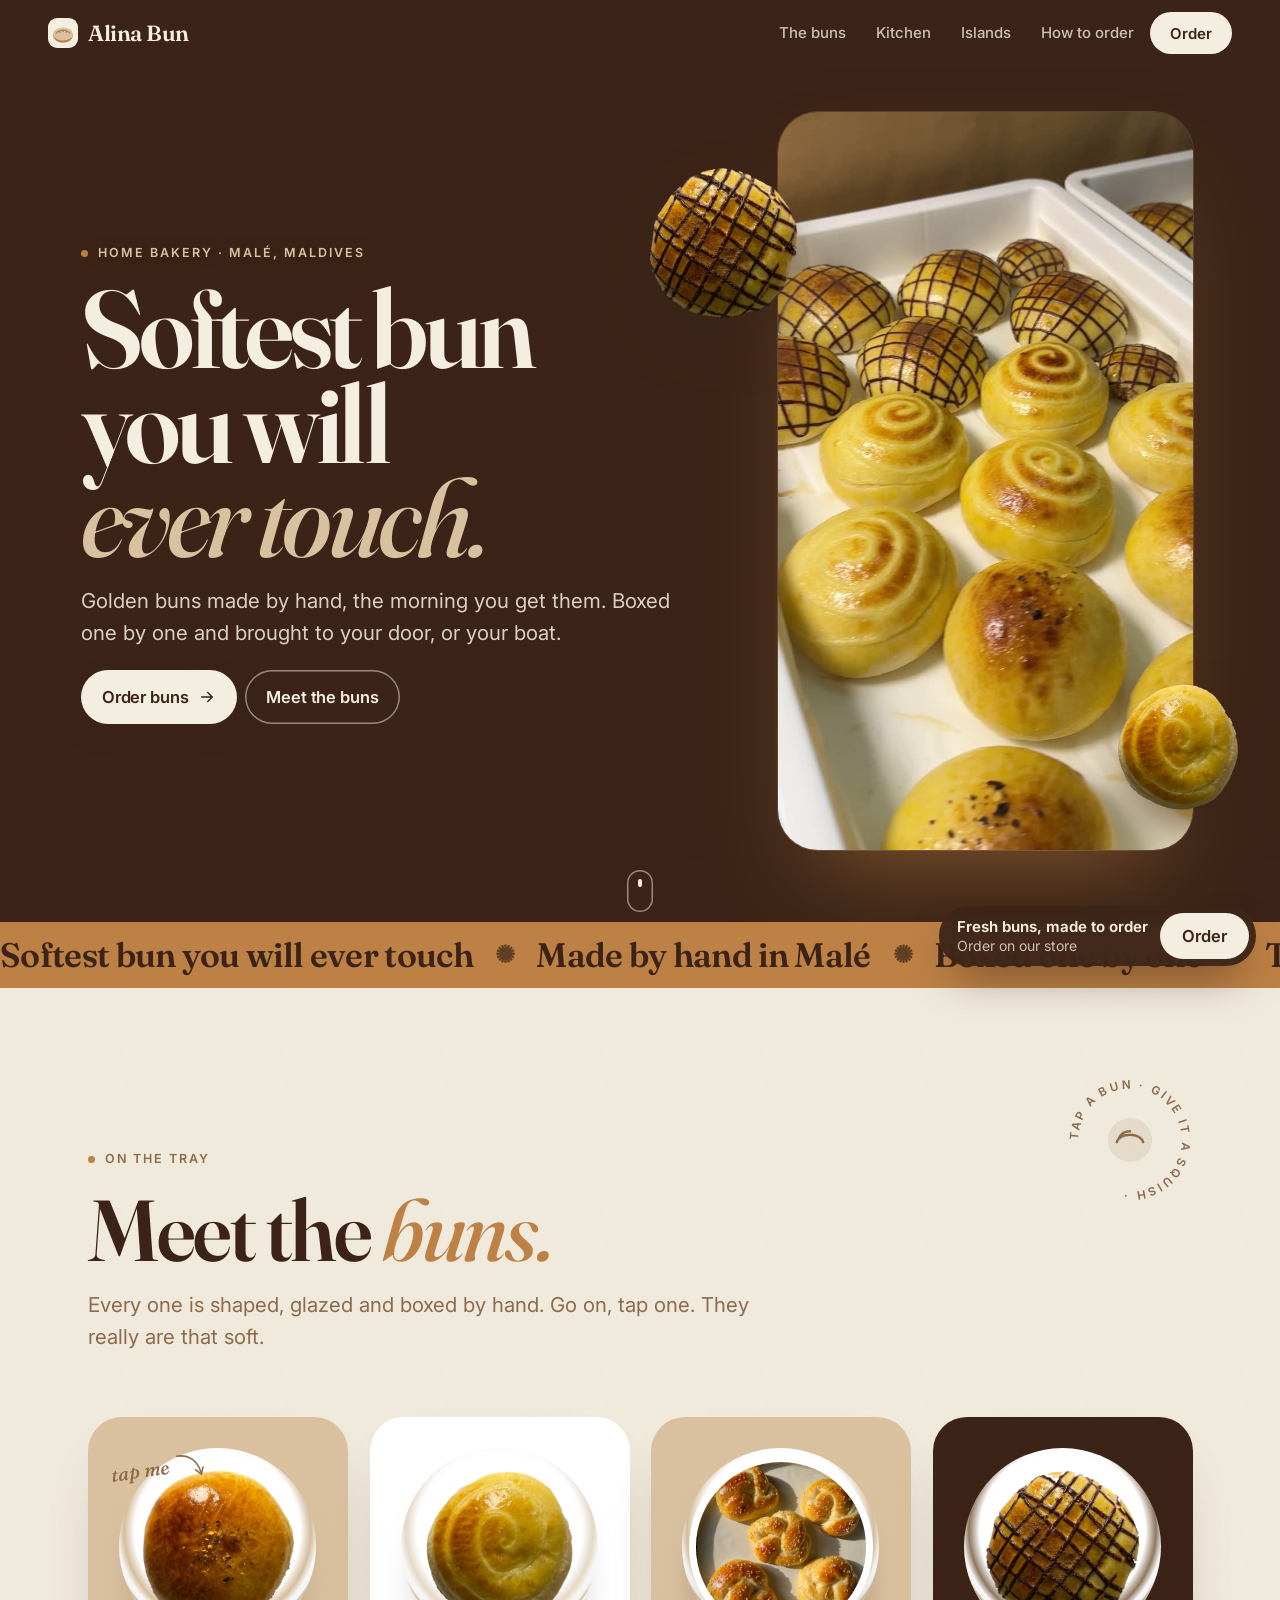
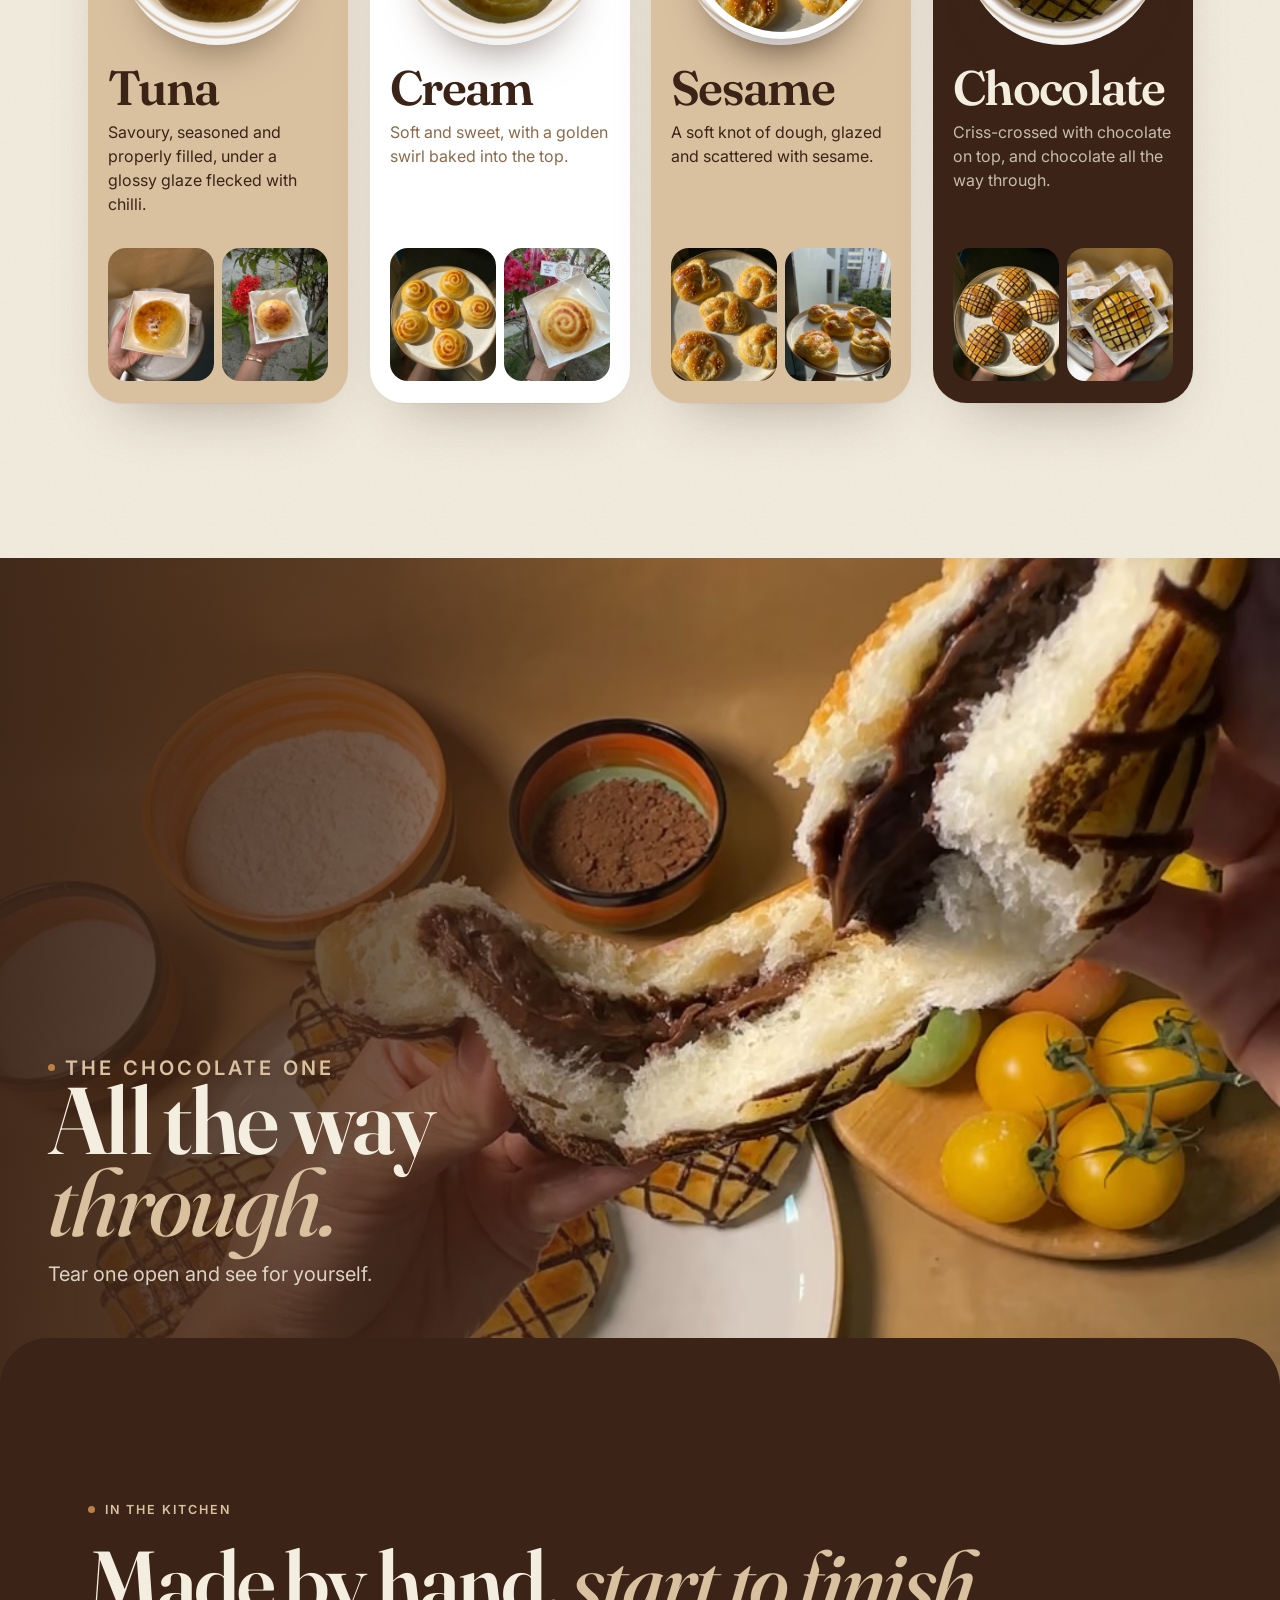
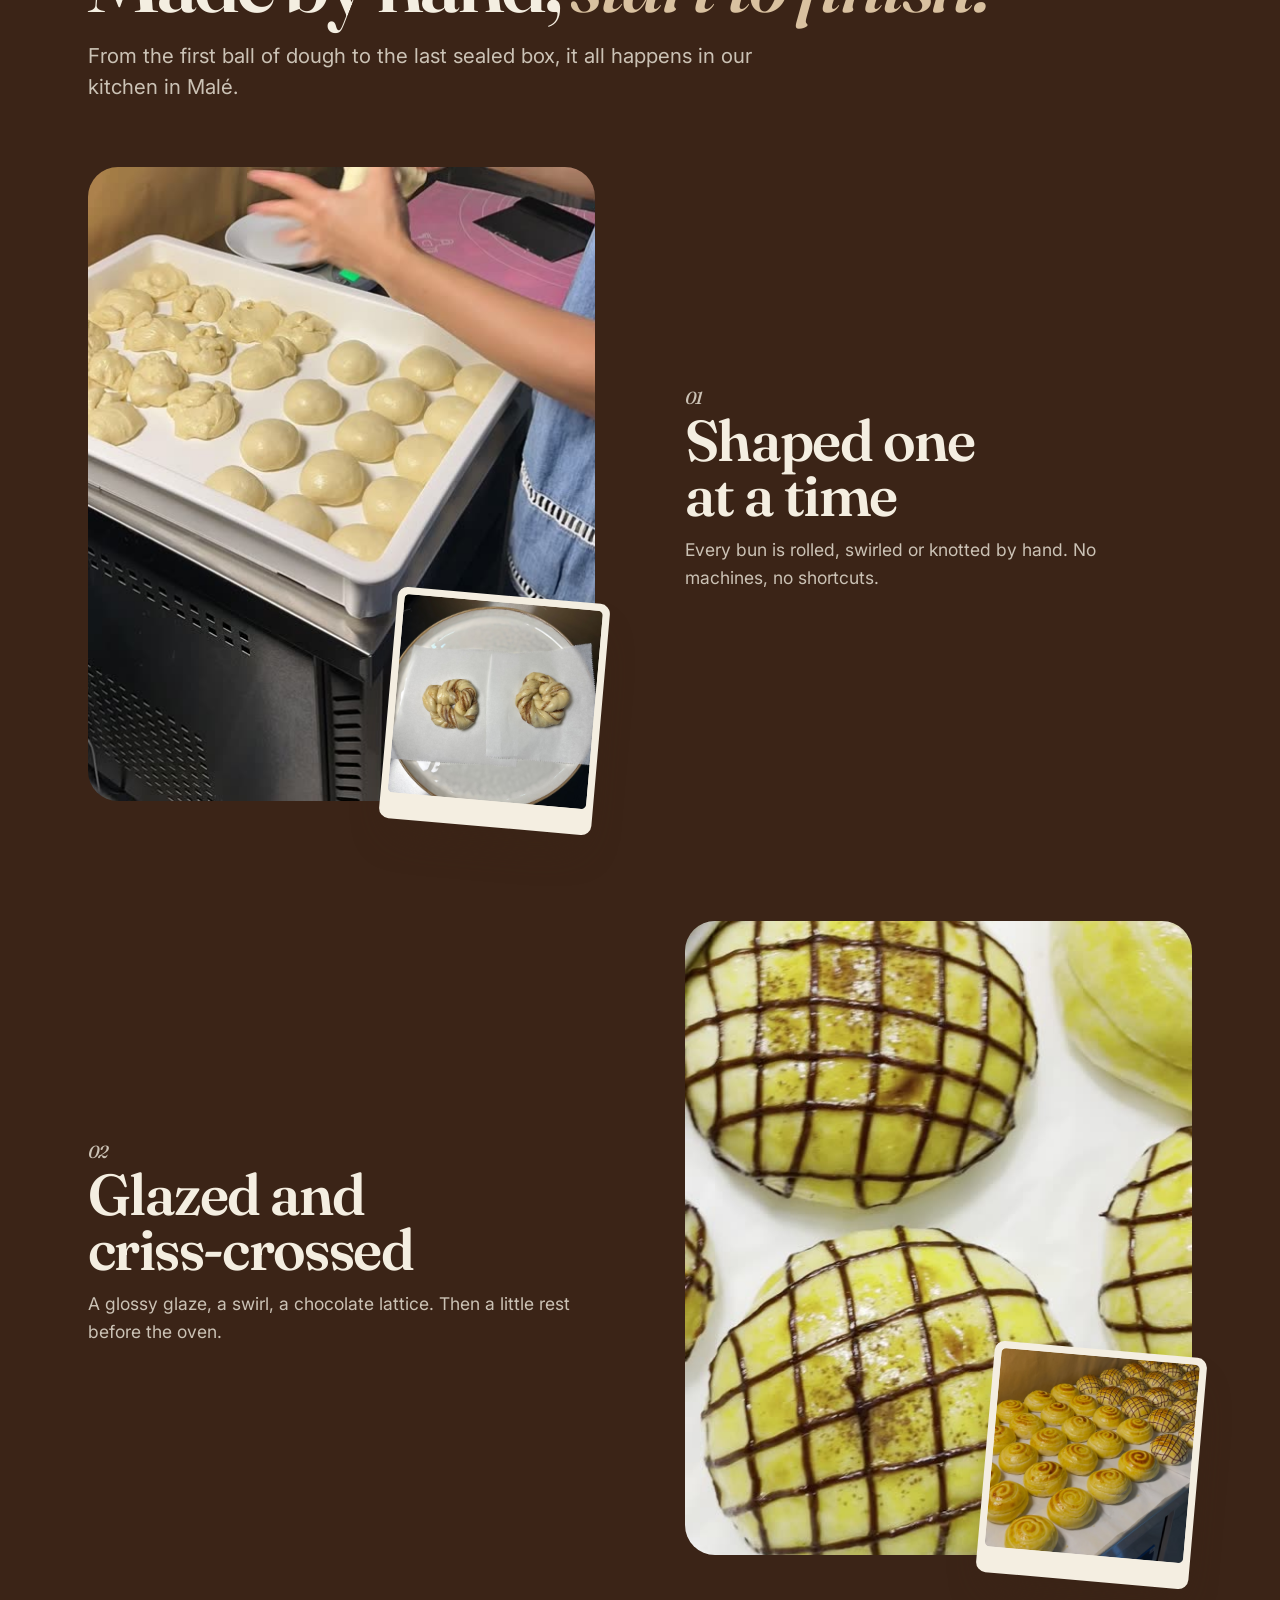
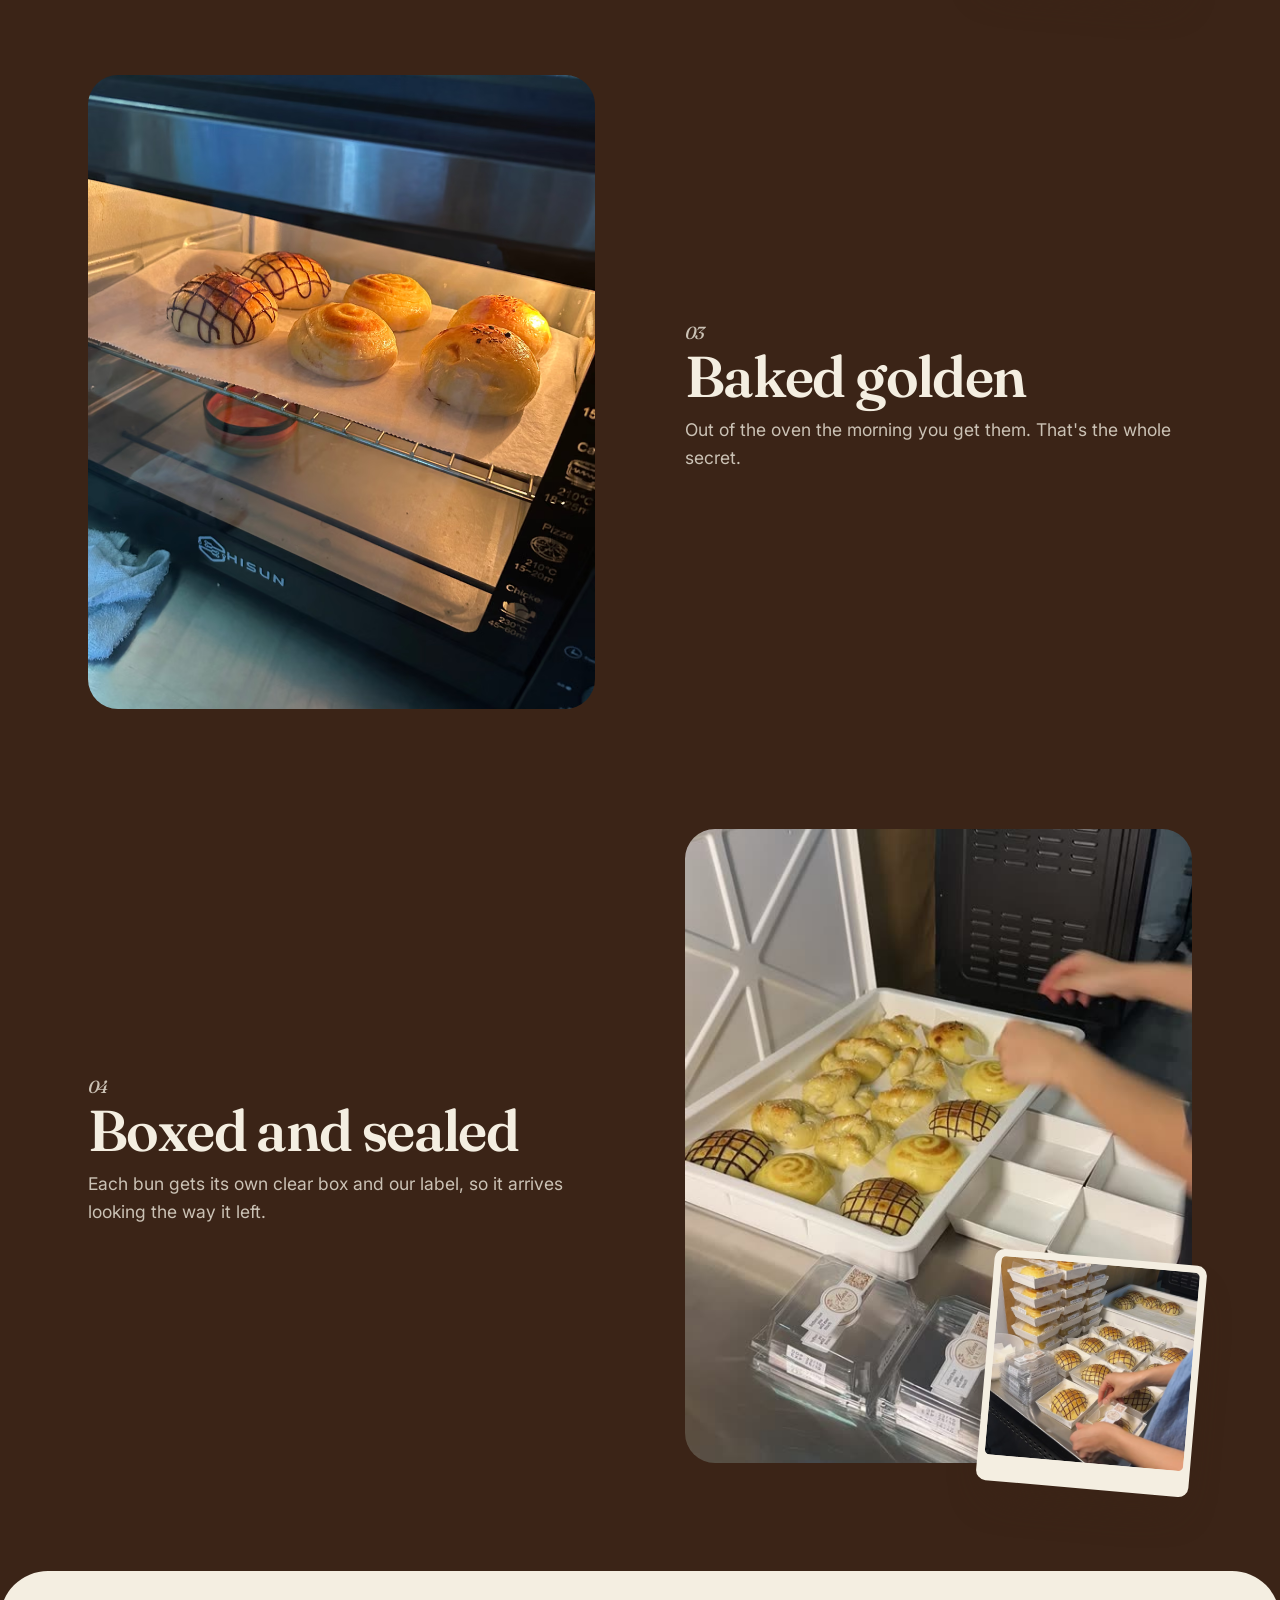
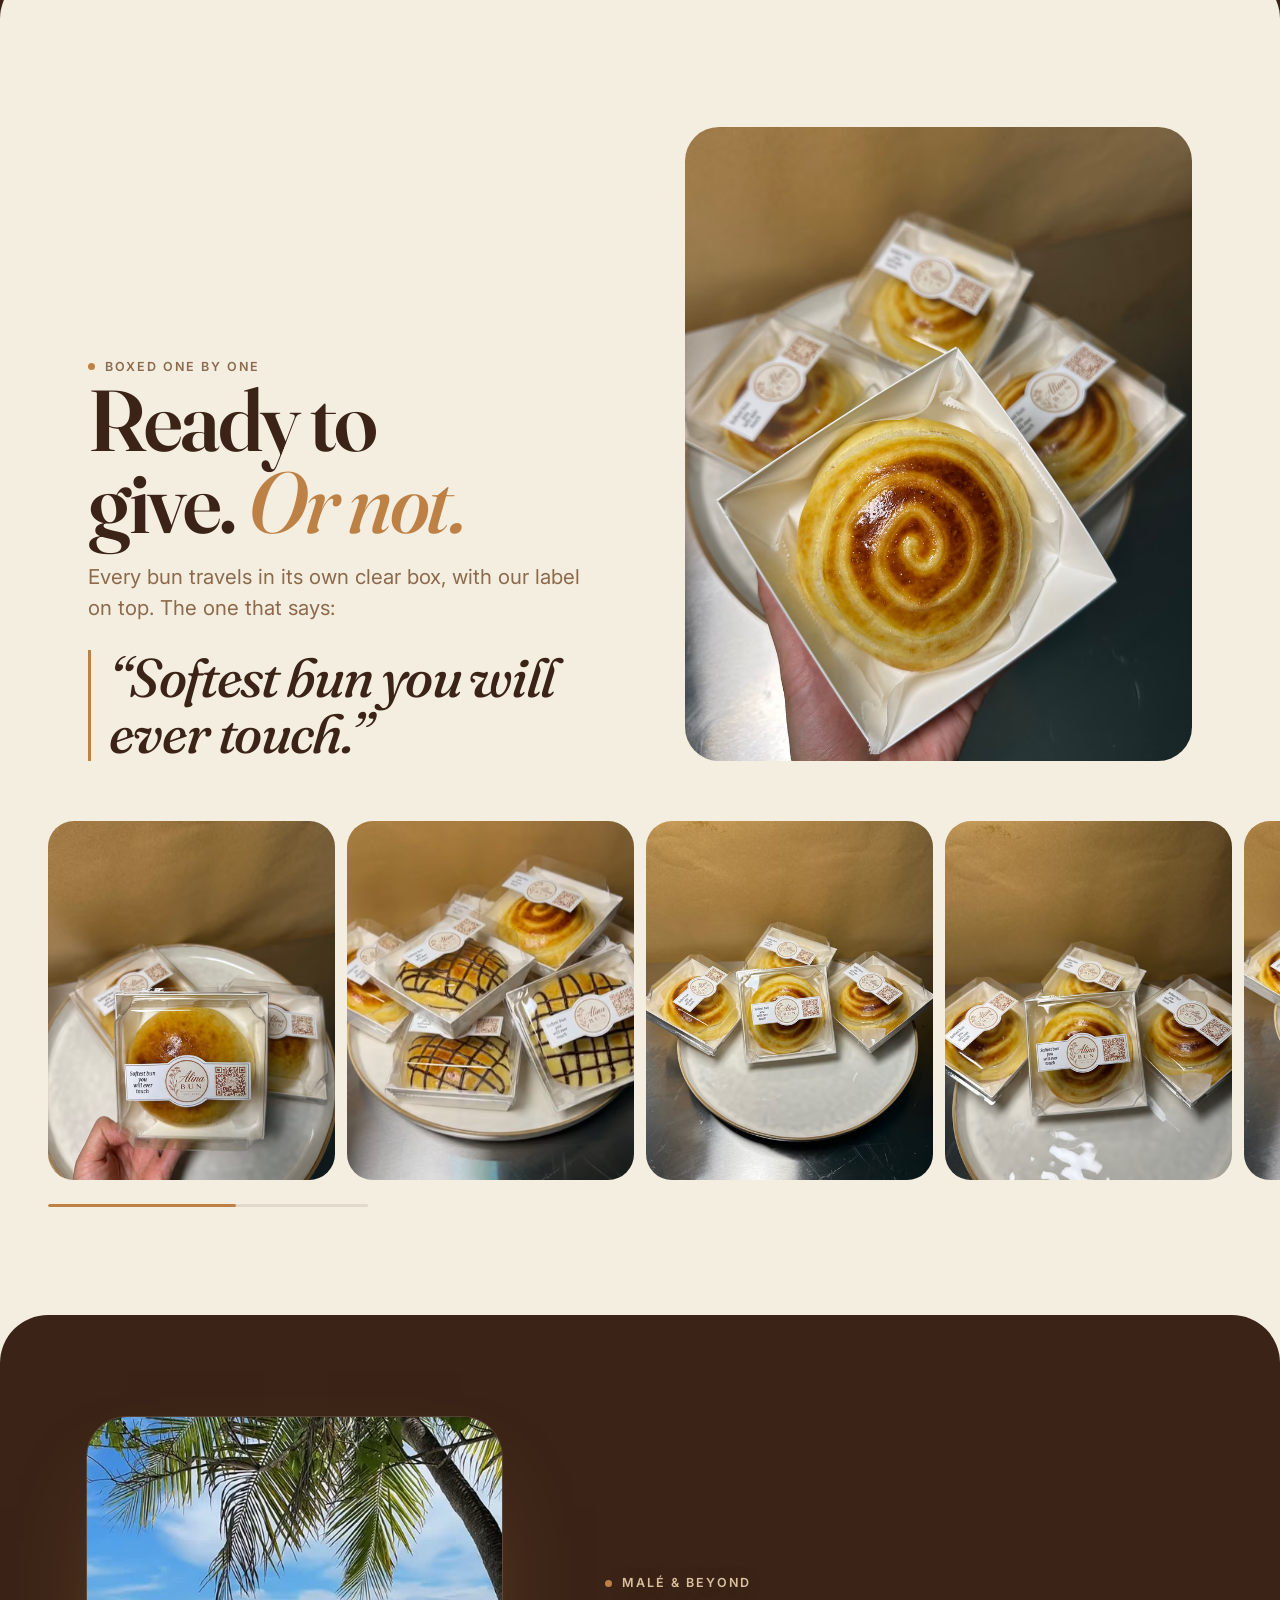
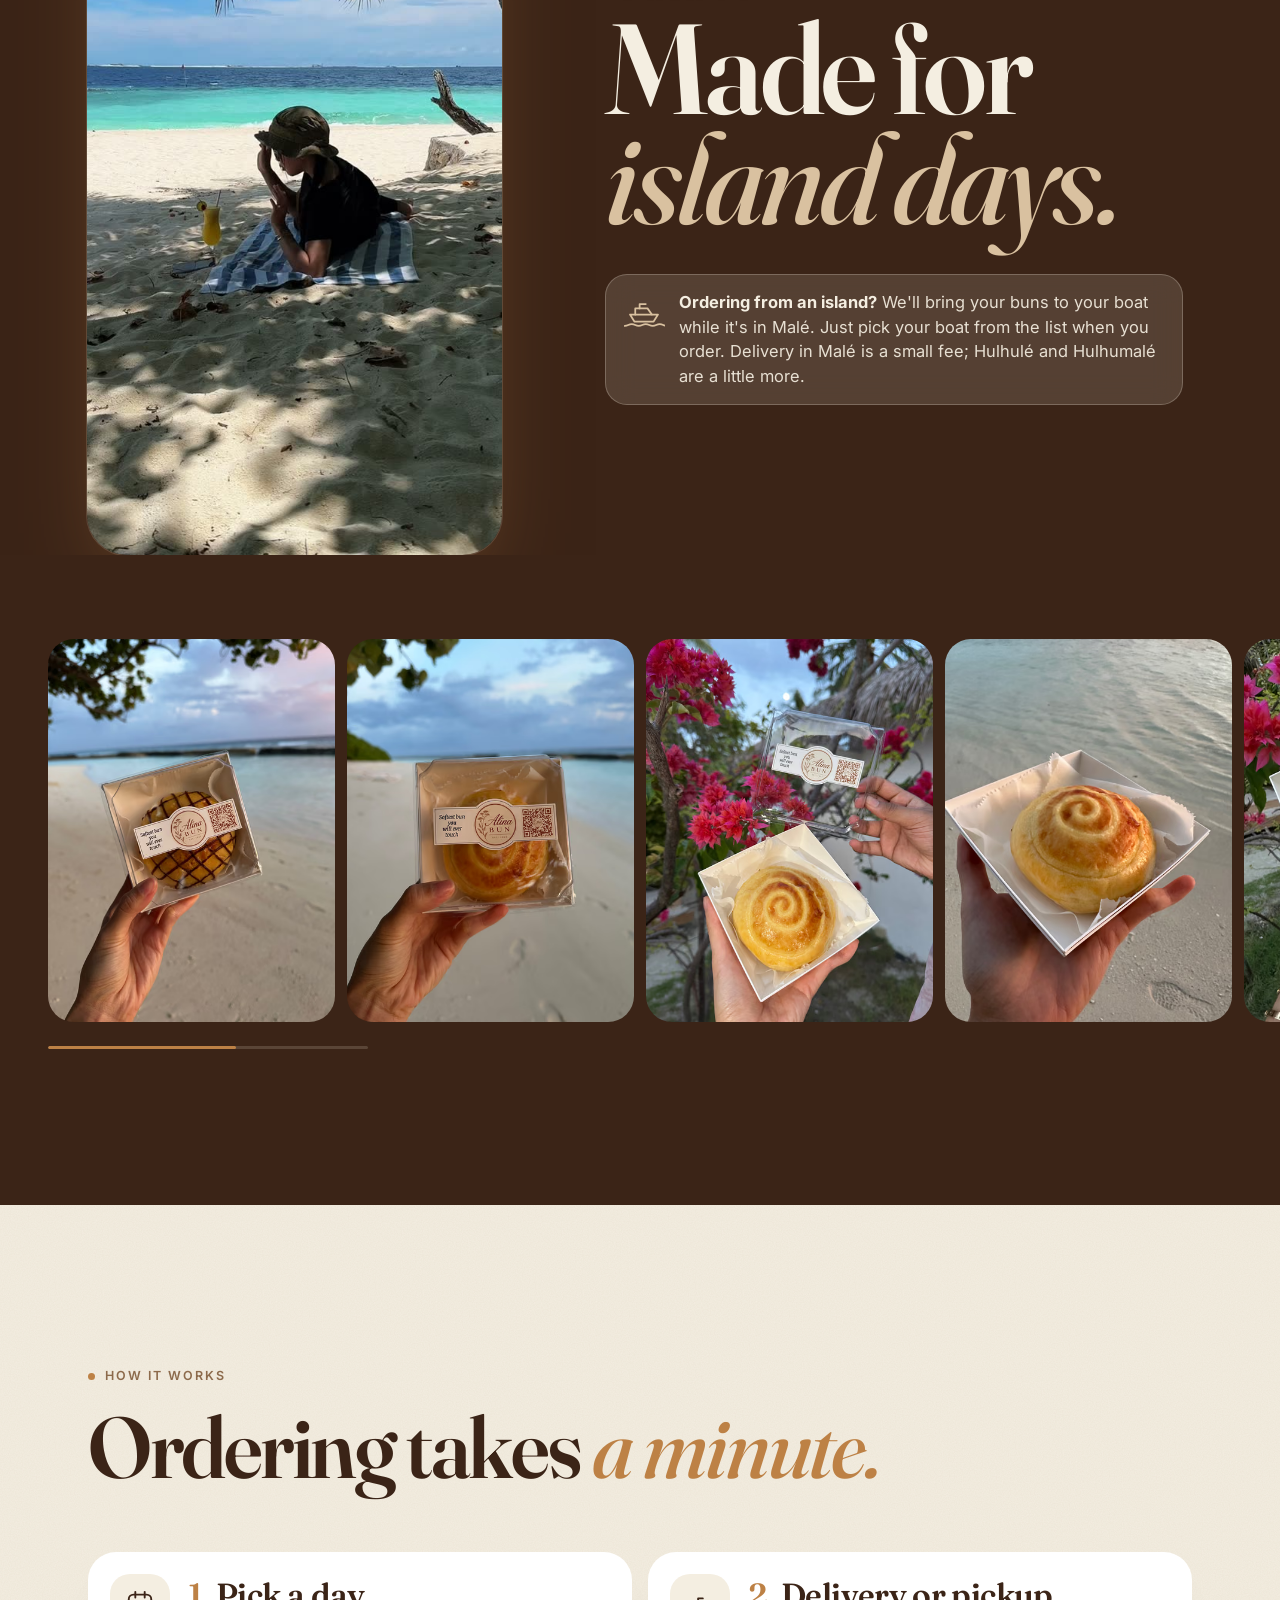
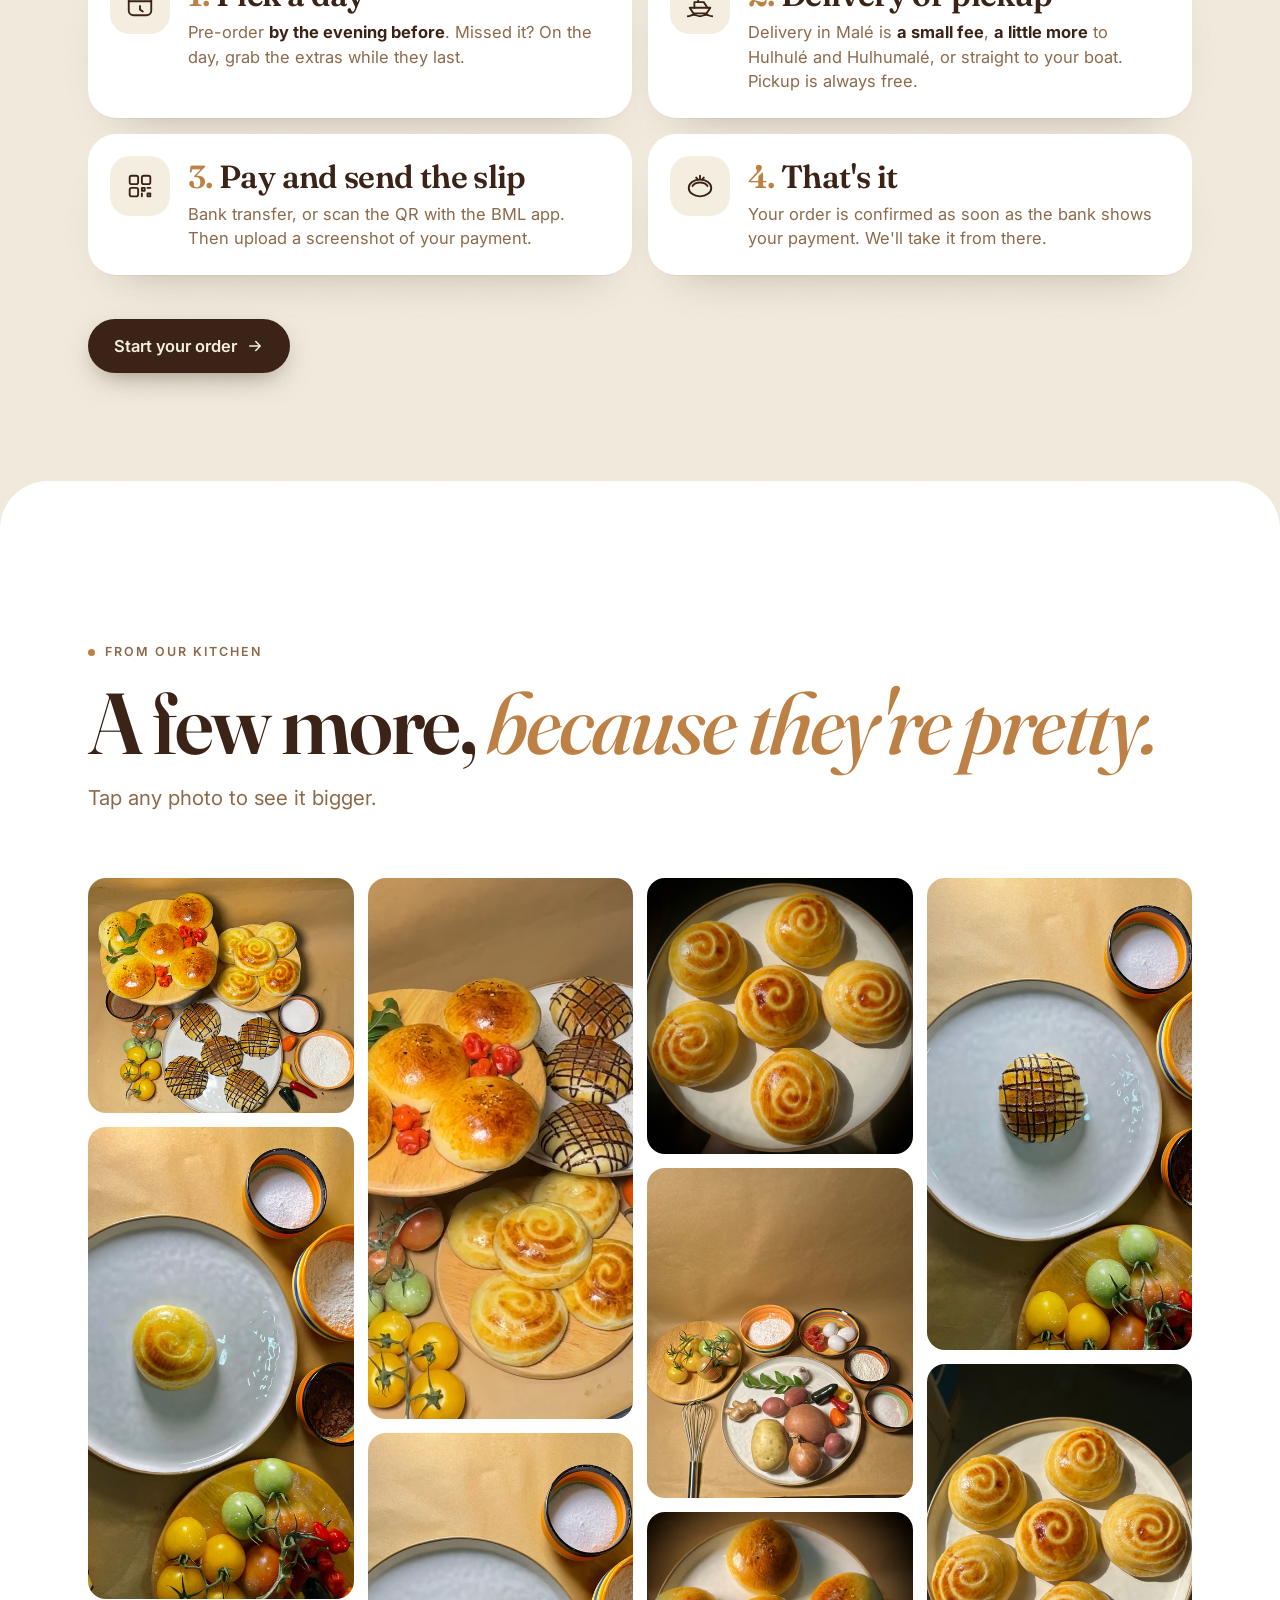
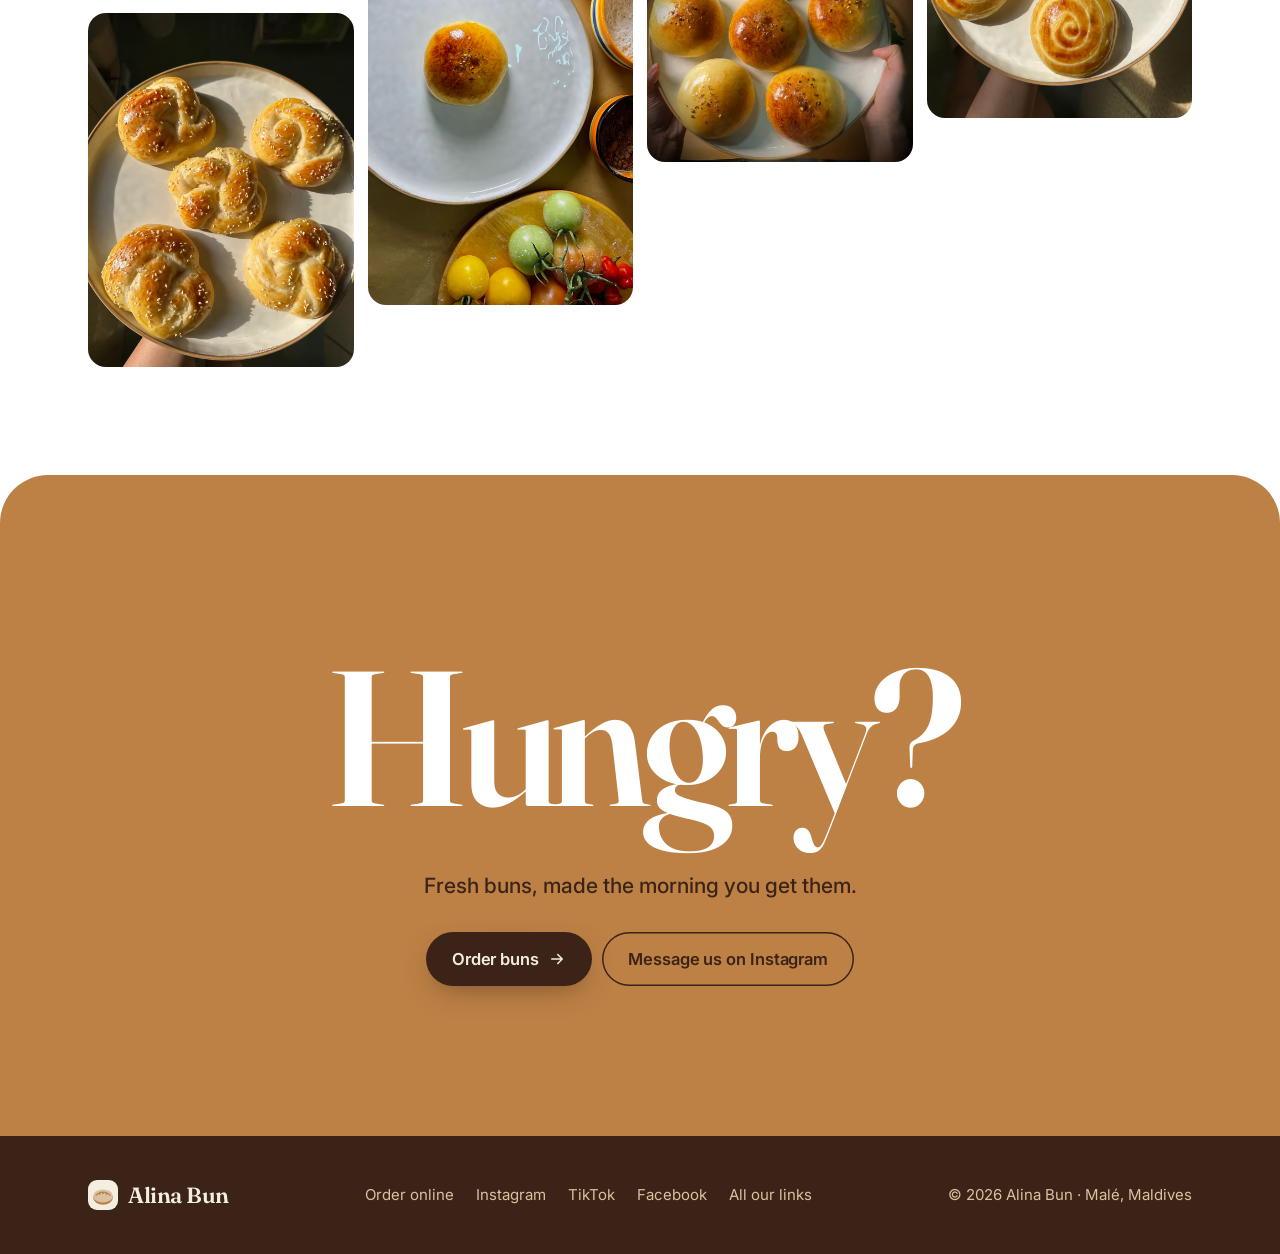
<file: index.html>
<!doctype html>
<html lang="en">
<head>
<meta charset="utf-8">
<meta name="viewport" content="width=device-width, initial-scale=1, viewport-fit=cover">
<title>Alina Bun · Softest bun you will ever touch</title>
<meta name="description" content="Soft, golden buns made by hand in Malé, the morning you get them. Pre-order the day before, and we bring them to your door or your boat. Or pick them up.">
<meta name="theme-color" content="#3B2417">
<link rel="canonical" href="https://alinabun.com/">
<meta property="og:type" content="website">
<meta property="og:site_name" content="Alina Bun">
<meta property="og:title" content="Alina Bun · Softest bun you will ever touch">
<meta property="og:description" content="Soft, golden buns made by hand in Malé, the morning you get them.">
<meta property="og:url" content="https://alinabun.com/">
<meta property="og:image" content="https://alinabun.com/assets/og.jpg">
<meta property="og:image:width" content="1200">
<meta property="og:image:height" content="630">
<meta property="og:image:alt" content="Tuna, cream and chocolate buns on boards and a plate">
<meta name="twitter:card" content="summary_large_image">
<link rel="icon" href="assets/favicon.svg" type="image/svg+xml">
<link rel="apple-touch-icon" href="assets/apple-touch-icon.png">
<script>document.documentElement.classList.add("js")</script>
<link rel="preload" as="image" href="assets/video/hero.jpg" fetchpriority="high">
<link rel="preconnect" href="https://fonts.googleapis.com">
<link rel="preconnect" href="https://fonts.gstatic.com" crossorigin>
<link rel="preconnect" href="https://vosokllmaifbcdfbfvdt.supabase.co" crossorigin>
<link rel="stylesheet" href="https://fonts.googleapis.com/css2?family=Fraunces:ital,opsz,wght,SOFT@0,9..144,400..700,100;1,9..144,400..600,100&family=Inter:wght@400..700&display=swap">
<link rel="stylesheet" href="brand/tokens.css">
<link rel="stylesheet" href="assets/site.css">
<script type="application/ld+json">
{"@context": "https://schema.org", "@type": "Bakery", "name": "Alina Bun", "url": "https://alinabun.com/",
 "image": "https://alinabun.com/assets/og.jpg", "logo": "https://alinabun.com/assets/apple-touch-icon.png",
 "slogan": "Softest bun you will ever touch",
 "description": "Soft, golden buns made by hand in Malé, the morning you get them. Pre-order the day before for delivery or pickup.",
 "servesCuisine": "Bakery", "priceRange": "MVR", "currenciesAccepted": "MVR, USD",
 "address": {"@type": "PostalAddress", "addressLocality": "Malé", "addressCountry": "MV"},
 "areaServed": "Malé, Maldives", "hasMenu": "https://store.alinabun.com/",
 "sameAs": ["https://www.instagram.com/alina.bun_/", "https://www.tiktok.com/@alina.bun_", "https://www.facebook.com/share/1CqeotLEx9/", "https://links.alinabun.com/"]}
</script>
</head>
<body>
<a class="skip" href="#buns">Skip to the buns</a>

<header class="nav" data-nav>
  <a class="brand" href="/"><img src="assets/favicon.svg" alt="" width="30" height="30">Alina Bun</a>
  <nav class="nav-links" aria-label="Sections">
    <a href="#buns">The buns</a><a href="#kitchen">Kitchen</a><a href="#islands">Islands</a><a href="#order">How to order</a>
  </nav>
  <a class="btn" href="https://store.alinabun.com/" data-track="order-nav">Order</a>
</header>

<main>
  <section class="hero" aria-labelledby="hero-title">
    <div class="hero-media" aria-hidden="true">
      <video data-hero muted loop playsinline preload="none" poster="assets/video/hero.jpg" width="720" height="1280">
        <source src="assets/video/hero-sm.mp4" type="video/mp4" media="(max-width: 640px)">
        <source src="assets/video/hero.mp4" type="video/mp4">
      </video>
    </div>
    <div class="hero-floats" aria-hidden="true">
      <picture><source type="image/avif" srcset="assets/img/cut-chocolate-400.avif 400w, assets/img/cut-chocolate-800.avif 800w" sizes="200px"><img class="f1" src="assets/img/cut-chocolate-800.webp" srcset="assets/img/cut-chocolate-400.webp 400w, assets/img/cut-chocolate-800.webp 800w" sizes="200px" width="800" height="800" alt="" loading="lazy" decoding="async"></picture>
      <picture><source type="image/avif" srcset="assets/img/cut-cream-400.avif 400w, assets/img/cut-cream-800.avif 800w" sizes="170px"><img class="f2" src="assets/img/cut-cream-800.webp" srcset="assets/img/cut-cream-400.webp 400w, assets/img/cut-cream-800.webp 800w" sizes="170px" width="800" height="800" alt="" loading="lazy" decoding="async"></picture>
    </div>
    <div class="hero-copy">
      <p class="eyebrow light hero-fade">Home bakery · Malé, Maldives</p>
      <h1 id="hero-title">
        <span class="line"><span style="--i:0">Softest bun</span></span>
        <span class="line"><span style="--i:1">you will</span></span>
        <span class="line"><span style="--i:2"><em>ever touch.</em></span></span>
      </h1>
      <p class="lede hero-fade">Golden buns made by hand, the morning you get them. Boxed one by one and brought to your door, or your boat.</p>
      <p class="live light hero-fade" data-live hidden><span class="dot" aria-hidden="true"></span><span data-live-text></span></p>
      <div class="btn-row hero-fade">
        <a class="btn btn-light" href="https://store.alinabun.com/" data-track="order-hero">Order buns <svg viewBox="0 0 24 24" fill="none" stroke="currentColor" stroke-width="2" stroke-linecap="round" stroke-linejoin="round" aria-hidden="true"><path d="M5 12h14M13 6l6 6-6 6"/></svg></a>
        <a class="btn btn-ghost light" href="#buns">Meet the buns</a>
      </div>
    </div>
    <a class="scroll-cue" href="#buns" aria-label="Scroll to the buns"></a>
  </section>

  <div class="band" aria-hidden="true">
    <div class="band-track">
      <span>Softest bun you will ever touch</span><span>Made by hand in Malé</span><span>Boxed one by one</span><span>To your door, or your boat</span>
      <span>Softest bun you will ever touch</span><span>Made by hand in Malé</span><span>Boxed one by one</span><span>To your door, or your boat</span>
    </div>
  </div>

  <section class="section" id="buns" aria-labelledby="buns-title">
    <div class="wrap">
      <div class="section-head">
        <svg class="badge" viewBox="0 0 120 120" aria-hidden="true">
          <defs><path id="ring" d="M60 60m-47 0a47 47 0 1 1 94 0a47 47 0 1 1-94 0"/></defs>
          <text><textPath href="#ring">Tap a bun · give it a squish · </textPath></text>
          <circle cx="60" cy="60" r="20" fill="currentColor" opacity=".12"/>
          <path d="M48 62c3-9 21-9 24 0M50 58c2-4 6-6 10-6" fill="none" stroke="currentColor" stroke-width="2.2" stroke-linecap="round"/>
        </svg>
        <p class="eyebrow">On the tray</p>
        <h2 id="buns-title">Meet the <em>buns.</em></h2>
        <p class="lede">Every one is shaped, glazed and boxed by hand. Go on, tap one. They really are that soft.</p>
      </div>
      <div class="bun-list" data-bun-list>
      <article class="bun reveal" data-bun="tuna" data-tone="glaze">
        <div class="bun-stage">
          <div class="plate" aria-hidden="true"></div>
          <button class="bun-touch" type="button" aria-label="Give the tuna bun a squish"><span class="bun-spin"><span class="bun-squish"><picture><source type="image/avif" srcset="assets/img/cut-tuna-400.avif 400w, assets/img/cut-tuna-800.avif 800w" sizes="(min-width: 1180px) 220px, (min-width: 720px) 32vw, 64vw"><img src="assets/img/cut-tuna-800.webp" srcset="assets/img/cut-tuna-400.webp 400w, assets/img/cut-tuna-800.webp 800w" sizes="(min-width: 1180px) 220px, (min-width: 720px) 32vw, 64vw" width="800" height="800" alt="A golden tuna bun, flecked with chilli" loading="lazy" decoding="async"></picture></span></span></button>
          <p class="tap-hint" aria-hidden="true">tap me<svg viewBox="0 0 40 40" fill="none" stroke="currentColor" stroke-width="1.8" stroke-linecap="round"><path d="M6 8c14 0 24 8 26 24"/><path d="M26 27l6 6 3-8"/></svg></p>
        </div>
        <h3>Tuna</h3>
        <p class="bun-desc">Savoury, seasoned and properly filled, under a glossy glaze flecked with chilli.</p>
        <p class="bun-meta"></p>
        <div class="bun-photos">
          <button class="zoom ar-45" type="button" data-zoom="assets/img/box-tuna-hand-2-1600.avif" data-zoom-jpg="assets/img/box-tuna-hand-2-960.jpg"><picture><source type="image/avif" srcset="assets/img/box-tuna-hand-2-480.avif 480w, assets/img/box-tuna-hand-2-960.avif 960w, assets/img/box-tuna-hand-2-1600.avif 1600w" sizes="(min-width: 1180px) 140px, (min-width: 720px) 22vw, 44vw"><img src="assets/img/box-tuna-hand-2-960.jpg" width="960" height="1280" alt="A glazed tuna bun in its clear box" loading="lazy" decoding="async"></picture></button>
          <button class="zoom ar-45" type="button" data-zoom="assets/img/ixora-tuna-1600.avif" data-zoom-jpg="assets/img/ixora-tuna-960.jpg"><picture><source type="image/avif" srcset="assets/img/ixora-tuna-480.avif 480w, assets/img/ixora-tuna-960.avif 960w, assets/img/ixora-tuna-1600.avif 1600w" sizes="(min-width: 1180px) 140px, (min-width: 720px) 22vw, 44vw"><img src="assets/img/ixora-tuna-960.jpg" width="960" height="1280" alt="A tuna bun in its box in front of red ixora flowers" loading="lazy" decoding="async"></picture></button>
        </div>
      </article>
      <article class="bun reveal" data-bun="cream" data-tone="white">
        <div class="bun-stage">
          <div class="plate" aria-hidden="true"></div>
          <button class="bun-touch" type="button" aria-label="Give the cream bun a squish"><span class="bun-spin"><span class="bun-squish"><picture><source type="image/avif" srcset="assets/img/cut-cream-400.avif 400w, assets/img/cut-cream-800.avif 800w" sizes="(min-width: 1180px) 220px, (min-width: 720px) 32vw, 64vw"><img src="assets/img/cut-cream-800.webp" srcset="assets/img/cut-cream-400.webp 400w, assets/img/cut-cream-800.webp 800w" sizes="(min-width: 1180px) 220px, (min-width: 720px) 32vw, 64vw" width="800" height="800" alt="A cream bun with a golden swirl on top" loading="lazy" decoding="async"></picture></span></span></button>
          
        </div>
        <h3>Cream</h3>
        <p class="bun-desc">Soft and sweet, with a golden swirl baked into the top.</p>
        <p class="bun-meta"></p>
        <div class="bun-photos">
          <button class="zoom ar-45" type="button" data-zoom="assets/img/cream-plate-1600.avif" data-zoom-jpg="assets/img/cream-plate-960.jpg"><picture><source type="image/avif" srcset="assets/img/cream-plate-480.avif 480w, assets/img/cream-plate-960.avif 960w, assets/img/cream-plate-1600.avif 1600w" sizes="(min-width: 1180px) 140px, (min-width: 720px) 22vw, 44vw"><img src="assets/img/cream-plate-960.jpg" width="960" height="1280" alt="Cream buns with golden swirls on a plate" loading="lazy" decoding="async"></picture></button>
          <button class="zoom ar-45" type="button" data-zoom="assets/img/flowers-cream-1600.avif" data-zoom-jpg="assets/img/flowers-cream-960.jpg"><picture><source type="image/avif" srcset="assets/img/flowers-cream-480.avif 480w, assets/img/flowers-cream-960.avif 960w, assets/img/flowers-cream-1600.avif 1600w" sizes="(min-width: 1180px) 140px, (min-width: 720px) 22vw, 44vw"><img src="assets/img/flowers-cream-960.jpg" width="960" height="1280" alt="A cream bun in its box, in front of pink bougainvillea" loading="lazy" decoding="async"></picture></button>
        </div>
      </article>
      <article class="bun reveal" data-bun="sesame" data-tone="glaze">
        <div class="bun-stage">
          <div class="plate" aria-hidden="true"></div>
          <div class="bun-photo"><picture><source type="image/avif" srcset="assets/img/sesame-top-480.avif 480w, assets/img/sesame-top-960.avif 960w" sizes="(min-width: 1180px) 220px, (min-width: 720px) 34vw, 70vw"><img src="assets/img/sesame-top-960.jpg" width="960" height="1088" alt="Five sesame knot buns on a cream plate" loading="lazy" decoding="async"></picture></div>
          
        </div>
        <h3>Sesame</h3>
        <p class="bun-desc">A soft knot of dough, glazed and scattered with sesame.</p>
        <p class="bun-meta"></p>
        <div class="bun-photos">
          <button class="zoom ar-45" type="button" data-zoom="assets/img/sesame-plate-1600.avif" data-zoom-jpg="assets/img/sesame-plate-960.jpg"><picture><source type="image/avif" srcset="assets/img/sesame-plate-480.avif 480w, assets/img/sesame-plate-960.avif 960w, assets/img/sesame-plate-1600.avif 1600w" sizes="(min-width: 1180px) 140px, (min-width: 720px) 22vw, 44vw"><img src="assets/img/sesame-plate-960.jpg" width="960" height="1280" alt="Sesame knot buns on a plate in the sun" loading="lazy" decoding="async"></picture></button>
          <button class="zoom ar-45" type="button" data-zoom="assets/img/sesame-window-1600.avif" data-zoom-jpg="assets/img/sesame-window-960.jpg"><picture><source type="image/avif" srcset="assets/img/sesame-window-480.avif 480w, assets/img/sesame-window-960.avif 960w, assets/img/sesame-window-1600.avif 1600w" sizes="(min-width: 1180px) 140px, (min-width: 720px) 22vw, 44vw"><img src="assets/img/sesame-window-960.jpg" width="960" height="1280" alt="A plate of sesame knot buns by a sunny window" loading="lazy" decoding="async"></picture></button>
        </div>
      </article>
      <article class="bun reveal" data-bun="chocolate" data-tone="dark">
        <div class="bun-stage">
          <div class="plate" aria-hidden="true"></div>
          <button class="bun-touch" type="button" aria-label="Give the chocolate bun a squish"><span class="bun-spin"><span class="bun-squish"><picture><source type="image/avif" srcset="assets/img/cut-chocolate-400.avif 400w, assets/img/cut-chocolate-800.avif 800w" sizes="(min-width: 1180px) 220px, (min-width: 720px) 32vw, 64vw"><img src="assets/img/cut-chocolate-800.webp" srcset="assets/img/cut-chocolate-400.webp 400w, assets/img/cut-chocolate-800.webp 800w" sizes="(min-width: 1180px) 220px, (min-width: 720px) 32vw, 64vw" width="800" height="800" alt="A chocolate bun with a chocolate lattice on top" loading="lazy" decoding="async"></picture></span></span></button>
          
        </div>
        <h3>Chocolate</h3>
        <p class="bun-desc">Criss-crossed with chocolate on top, and chocolate all the way through.</p>
        <p class="bun-meta"></p>
        <div class="bun-photos">
          <button class="zoom ar-45" type="button" data-zoom="assets/img/chocolate-plate-1600.avif" data-zoom-jpg="assets/img/chocolate-plate-960.jpg"><picture><source type="image/avif" srcset="assets/img/chocolate-plate-480.avif 480w, assets/img/chocolate-plate-960.avif 960w, assets/img/chocolate-plate-1600.avif 1600w" sizes="(min-width: 1180px) 140px, (min-width: 720px) 22vw, 44vw"><img src="assets/img/chocolate-plate-960.jpg" width="960" height="1280" alt="Chocolate lattice buns on a plate" loading="lazy" decoding="async"></picture></button>
          <button class="zoom ar-45" type="button" data-zoom="assets/img/box-chocolate-hand-960.avif" data-zoom-jpg="assets/img/box-chocolate-hand-960.jpg"><picture><source type="image/avif" srcset="assets/img/box-chocolate-hand-480.avif 480w, assets/img/box-chocolate-hand-960.avif 960w" sizes="(min-width: 1180px) 140px, (min-width: 720px) 22vw, 44vw"><img src="assets/img/box-chocolate-hand-960.jpg" width="960" height="1325" alt="A chocolate bun in its box, held up close" loading="lazy" decoding="async"></picture></button>
        </div>
      </article>
      </div>
      <template id="bun-template">
        <article class="bun reveal is-in" data-tone="white">
          <div class="bun-stage"><div class="plate" aria-hidden="true"></div><div class="bun-photo"><img alt="" loading="lazy" decoding="async"></div></div>
          <h3></h3>
          <p class="bun-desc">Fresh from the oven, made by hand.</p>
          <p class="bun-meta"></p>
        </article>
      </template>
    </div>
  </section>

  <section class="feature" aria-labelledby="inside-title">
    <button class="zoom " type="button" data-zoom="assets/img/chocolate-inside-960.avif" data-zoom-jpg="assets/img/chocolate-inside-960.jpg"><picture><source type="image/avif" srcset="assets/img/chocolate-inside-480.avif 480w, assets/img/chocolate-inside-960.avif 960w" sizes="100vw"><img src="assets/img/chocolate-inside-960.jpg" width="960" height="890" alt="A chocolate bun torn open, filled with chocolate" loading="lazy" decoding="async"></picture></button>
    <div class="feature-copy">
      <p class="eyebrow light">The chocolate one</p>
      <h2 id="inside-title" class="reveal">All the way <em>through.</em></h2>
      <p class="reveal" style="--d:1">Tear one open and see for yourself.</p>
    </div>
  </section>

  <section class="section sheet inverse" id="kitchen" aria-labelledby="kitchen-title">
    <div class="wrap">
      <div class="section-head">
        <p class="eyebrow">In the kitchen</p>
        <h2 id="kitchen-title">Made by hand, <em>start to finish.</em></h2>
        <p class="lede">From the first ball of dough to the last sealed box, it all happens in our kitchen in Malé.</p>
      </div>
      <ol class="steps" role="list">
        <li class="step reveal">
          <div class="step-media">
            <div class="clip"><video data-lazy muted loop playsinline preload="none" poster="assets/video/shaping.jpg" aria-hidden="true"><source data-src="assets/video/shaping.mp4" type="video/mp4"></video></div>
            <div class="polaroid"><button class="zoom " type="button" data-zoom="assets/img/dough-twists-1600.avif" data-zoom-jpg="assets/img/dough-twists-960.jpg"><picture><source type="image/avif" srcset="assets/img/dough-twists-480.avif 480w, assets/img/dough-twists-960.avif 960w, assets/img/dough-twists-1600.avif 1600w" sizes="40vw"><img src="assets/img/dough-twists-960.jpg" width="960" height="1280" alt="Two twisted knots of dough on baking paper" loading="lazy" decoding="async"></picture></button></div>
          </div>
          <div><p class="step-num">01</p><h3>Shaped one at a time</h3><p>Every bun is rolled, swirled or knotted by hand. No machines, no shortcuts.</p></div>
        </li>
        <li class="step reveal">
          <div class="step-media">
            <div class="clip"><video data-lazy muted loop playsinline preload="none" poster="assets/video/glazing.jpg" aria-hidden="true"><source data-src="assets/video/glazing.mp4" type="video/mp4"></video></div>
            <div class="polaroid"><button class="zoom " type="button" data-zoom="assets/img/trays-960.avif" data-zoom-jpg="assets/img/trays-960.jpg"><picture><source type="image/avif" srcset="assets/img/trays-480.avif 480w, assets/img/trays-960.avif 960w" sizes="40vw"><img src="assets/img/trays-960.jpg" width="960" height="1147" alt="Trays of glazed buns ready for the oven" loading="lazy" decoding="async"></picture></button></div>
          </div>
          <div><p class="step-num">02</p><h3>Glazed and criss-crossed</h3><p>A glossy glaze, a swirl, a chocolate lattice. Then a little rest before the oven.</p></div>
        </li>
        <li class="step reveal">
          <div class="step-media"><button class="zoom " type="button" data-zoom="assets/img/oven-1600.avif" data-zoom-jpg="assets/img/oven-960.jpg"><picture><source type="image/avif" srcset="assets/img/oven-480.avif 480w, assets/img/oven-960.avif 960w, assets/img/oven-1600.avif 1600w" sizes="(min-width: 900px) 520px, 90vw"><img src="assets/img/oven-960.jpg" width="960" height="1280" alt="Buns baking in the oven" loading="lazy" decoding="async"></picture></button></div>
          <div><p class="step-num">03</p><h3>Baked golden</h3><p>Out of the oven the morning you get them. That's the whole secret.</p></div>
        </li>
        <li class="step reveal">
          <div class="step-media">
            <div class="clip"><video data-lazy muted loop playsinline preload="none" poster="assets/video/packing.jpg" aria-hidden="true"><source data-src="assets/video/packing.mp4" type="video/mp4"></video></div>
            <div class="polaroid"><button class="zoom " type="button" data-zoom="assets/img/packing-2-960.avif" data-zoom-jpg="assets/img/packing-2-960.jpg"><picture><source type="image/avif" srcset="assets/img/packing-2-480.avif 480w, assets/img/packing-2-960.avif 960w" sizes="40vw"><img src="assets/img/packing-2-960.jpg" width="960" height="1139" alt="Hands packing buns into their boxes" loading="lazy" decoding="async"></picture></button></div>
          </div>
          <div><p class="step-num">04</p><h3>Boxed and sealed</h3><p>Each bun gets its own clear box and our label, so it arrives looking the way it left.</p></div>
        </li>
      </ol>
    </div>
  </section>

  <section class="section sheet" id="boxes" aria-labelledby="boxes-title" style="background-color: var(--milk-bun)">
    <div class="wrap boxes-top">
      <div>
        <p class="eyebrow">Boxed one by one</p>
        <h2 id="boxes-title">Ready to give. <em>Or not.</em></h2>
        <p class="lede">Every bun travels in its own clear box, with our label on top. The one that says:</p>
        <p class="label-quote reveal">“Softest bun you will ever touch.”</p>
      </div>
      <button class="zoom boxes-lead reveal" type="button" data-zoom="assets/img/box-cream-hand-1600.avif" data-zoom-jpg="assets/img/box-cream-hand-960.jpg"><picture><source type="image/avif" srcset="assets/img/box-cream-hand-480.avif 480w, assets/img/box-cream-hand-960.avif 960w, assets/img/box-cream-hand-1600.avif 1600w" sizes="(min-width: 900px) 520px, 90vw"><img src="assets/img/box-cream-hand-960.jpg" width="960" height="1280" alt="A hand holding a cream bun in its clear box with the Alina Bun label" loading="lazy" decoding="async"></picture></button>
    </div>
    <div class="rail" data-rail aria-label="Boxed buns">
      <figure><button class="zoom ar-45" type="button" data-zoom="assets/img/box-tuna-hand-1600.avif" data-zoom-jpg="assets/img/box-tuna-hand-960.jpg"><picture><source type="image/avif" srcset="assets/img/box-tuna-hand-480.avif 480w, assets/img/box-tuna-hand-960.avif 960w, assets/img/box-tuna-hand-1600.avif 1600w" sizes="(min-width: 1100px) 300px, (min-width: 720px) 40vw, 74vw"><img src="assets/img/box-tuna-hand-960.jpg" width="960" height="1280" alt="A tuna bun in its box, held over a plate of boxed buns" loading="lazy" decoding="async"></picture></button></figure><figure><button class="zoom ar-45" type="button" data-zoom="assets/img/boxes-mixed-960.avif" data-zoom-jpg="assets/img/boxes-mixed-960.jpg"><picture><source type="image/avif" srcset="assets/img/boxes-mixed-480.avif 480w, assets/img/boxes-mixed-960.avif 960w" sizes="(min-width: 1100px) 300px, (min-width: 720px) 40vw, 74vw"><img src="assets/img/boxes-mixed-960.jpg" width="960" height="979" alt="Boxed chocolate and cream buns with the Alina Bun label" loading="lazy" decoding="async"></picture></button></figure><figure><button class="zoom ar-45" type="button" data-zoom="assets/img/boxes-plate-1600.avif" data-zoom-jpg="assets/img/boxes-plate-960.jpg"><picture><source type="image/avif" srcset="assets/img/boxes-plate-480.avif 480w, assets/img/boxes-plate-960.avif 960w, assets/img/boxes-plate-1600.avif 1600w" sizes="(min-width: 1100px) 300px, (min-width: 720px) 40vw, 74vw"><img src="assets/img/boxes-plate-960.jpg" width="960" height="1707" alt="Three boxed buns on a plate" loading="lazy" decoding="async"></picture></button></figure><figure><button class="zoom ar-45" type="button" data-zoom="assets/img/boxes-plate-2-1600.avif" data-zoom-jpg="assets/img/boxes-plate-2-960.jpg"><picture><source type="image/avif" srcset="assets/img/boxes-plate-2-480.avif 480w, assets/img/boxes-plate-2-960.avif 960w, assets/img/boxes-plate-2-1600.avif 1600w" sizes="(min-width: 1100px) 300px, (min-width: 720px) 40vw, 74vw"><img src="assets/img/boxes-plate-2-960.jpg" width="960" height="1280" alt="Boxed buns stacked on a plate, each with the Alina Bun label" loading="lazy" decoding="async"></picture></button></figure><figure><button class="zoom ar-45" type="button" data-zoom="assets/img/boxes-chocolate-1600.avif" data-zoom-jpg="assets/img/boxes-chocolate-960.jpg"><picture><source type="image/avif" srcset="assets/img/boxes-chocolate-480.avif 480w, assets/img/boxes-chocolate-960.avif 960w, assets/img/boxes-chocolate-1600.avif 1600w" sizes="(min-width: 1100px) 300px, (min-width: 720px) 40vw, 74vw"><img src="assets/img/boxes-chocolate-960.jpg" width="960" height="1707" alt="Boxed chocolate and cream buns on a plate" loading="lazy" decoding="async"></picture></button></figure><figure><button class="zoom ar-45" type="button" data-zoom="assets/img/boxes-cream-960.avif" data-zoom-jpg="assets/img/boxes-cream-960.jpg"><picture><source type="image/avif" srcset="assets/img/boxes-cream-480.avif 480w, assets/img/boxes-cream-960.avif 960w" sizes="(min-width: 1100px) 300px, (min-width: 720px) 40vw, 74vw"><img src="assets/img/boxes-cream-960.jpg" width="960" height="661" alt="Three boxed cream buns" loading="lazy" decoding="async"></picture></button></figure><figure><button class="zoom ar-45" type="button" data-zoom="assets/img/packing-960.avif" data-zoom-jpg="assets/img/packing-960.jpg"><picture><source type="image/avif" srcset="assets/img/packing-480.avif 480w, assets/img/packing-960.avif 960w" sizes="(min-width: 1100px) 300px, (min-width: 720px) 40vw, 74vw"><img src="assets/img/packing-960.jpg" width="960" height="1165" alt="Buns being packed into boxes, with stacks of boxes behind" loading="lazy" decoding="async"></picture></button></figure>
    </div>
    <div class="rail-bar" aria-hidden="true"><span></span></div>
  </section>

  <section class="sheet inverse" id="islands" aria-labelledby="islands-title">
    <div class="islands-hero">
      <video data-lazy muted loop playsinline preload="none" poster="assets/video/beach.jpg" aria-hidden="true"><source data-src="assets/video/beach.mp4" type="video/mp4"></video>
      <div class="islands-copy">
        <p class="eyebrow light">Malé &amp; beyond</p>
        <h2 id="islands-title" class="reveal">Made for <em>island days.</em></h2>
        <div class="boat-note reveal" style="--d:1">
          <svg class="boat-svg" viewBox="0 0 48 48" fill="none" stroke="currentColor" stroke-width="2" stroke-linecap="round" stroke-linejoin="round" aria-hidden="true">
            <g class="hull"><path d="M8 28h32l-5 8H13z"/><path d="M14 28v-7h14l5 7"/><path d="M19 21v-5h7"/></g>
            <path class="wave" d="M2 41c4 0 4-2 8-2s4 2 8 2 4-2 8-2 4 2 8 2 4-2 8-2 4 2 8 2"/>
          </svg>
          <p><b>Ordering from an island?</b> We'll bring your buns to your boat while it's in Malé. Just pick your boat from the list when you order. Delivery in Malé is <span data-fee-male>a small fee</span>; Hulhulé and Hulhumalé are <span data-fee>a little more</span>.</p>
        </div>
      </div>
    </div>
    <div class="islands-more">
      <div class="rail" data-rail aria-label="Buns out in the Maldives">
        <figure><button class="zoom ar-34" type="button" data-zoom="assets/img/beach-chocolate-1600.avif" data-zoom-jpg="assets/img/beach-chocolate-960.jpg"><picture><source type="image/avif" srcset="assets/img/beach-chocolate-480.avif 480w, assets/img/beach-chocolate-960.avif 960w, assets/img/beach-chocolate-1600.avif 1600w" sizes="(min-width: 1100px) 300px, (min-width: 720px) 40vw, 74vw"><img src="assets/img/beach-chocolate-960.jpg" width="960" height="1280" alt="A boxed chocolate bun held up on a Maldives beach" loading="lazy" decoding="async"></picture></button></figure><figure><button class="zoom ar-34" type="button" data-zoom="assets/img/beach-cream-1600.avif" data-zoom-jpg="assets/img/beach-cream-960.jpg"><picture><source type="image/avif" srcset="assets/img/beach-cream-480.avif 480w, assets/img/beach-cream-960.avif 960w, assets/img/beach-cream-1600.avif 1600w" sizes="(min-width: 1100px) 300px, (min-width: 720px) 40vw, 74vw"><img src="assets/img/beach-cream-960.jpg" width="960" height="1280" alt="A boxed cream bun held up on the beach in the evening" loading="lazy" decoding="async"></picture></button></figure><figure><button class="zoom ar-34" type="button" data-zoom="assets/img/flowers-label-1600.avif" data-zoom-jpg="assets/img/flowers-label-960.jpg"><picture><source type="image/avif" srcset="assets/img/flowers-label-480.avif 480w, assets/img/flowers-label-960.avif 960w, assets/img/flowers-label-1600.avif 1600w" sizes="(min-width: 1100px) 300px, (min-width: 720px) 40vw, 74vw"><img src="assets/img/flowers-label-960.jpg" width="960" height="1280" alt="A boxed cream bun with the Alina Bun label among bougainvillea" loading="lazy" decoding="async"></picture></button></figure><figure><button class="zoom ar-34" type="button" data-zoom="assets/img/sea-cream-1600.avif" data-zoom-jpg="assets/img/sea-cream-960.jpg"><picture><source type="image/avif" srcset="assets/img/sea-cream-480.avif 480w, assets/img/sea-cream-960.avif 960w, assets/img/sea-cream-1600.avif 1600w" sizes="(min-width: 1100px) 300px, (min-width: 720px) 40vw, 74vw"><img src="assets/img/sea-cream-960.jpg" width="960" height="1280" alt="A cream bun held over the sea" loading="lazy" decoding="async"></picture></button></figure><figure><button class="zoom ar-34" type="button" data-zoom="assets/img/flowers-cream-2-1600.avif" data-zoom-jpg="assets/img/flowers-cream-2-960.jpg"><picture><source type="image/avif" srcset="assets/img/flowers-cream-2-480.avif 480w, assets/img/flowers-cream-2-960.avif 960w, assets/img/flowers-cream-2-1600.avif 1600w" sizes="(min-width: 1100px) 300px, (min-width: 720px) 40vw, 74vw"><img src="assets/img/flowers-cream-2-960.jpg" width="960" height="1280" alt="A cream bun in its box among pink bougainvillea" loading="lazy" decoding="async"></picture></button></figure><figure><button class="zoom ar-34" type="button" data-zoom="assets/img/beach-chocolate-2-1600.avif" data-zoom-jpg="assets/img/beach-chocolate-2-960.jpg"><picture><source type="image/avif" srcset="assets/img/beach-chocolate-2-480.avif 480w, assets/img/beach-chocolate-2-960.avif 960w, assets/img/beach-chocolate-2-1600.avif 1600w" sizes="(min-width: 1100px) 300px, (min-width: 720px) 40vw, 74vw"><img src="assets/img/beach-chocolate-2-960.jpg" width="960" height="1280" alt="A boxed chocolate bun on the beach, with the sea behind" loading="lazy" decoding="async"></picture></button></figure><figure><button class="zoom ar-34" type="button" data-zoom="assets/img/flowers-cream-3-1600.avif" data-zoom-jpg="assets/img/flowers-cream-3-960.jpg"><picture><source type="image/avif" srcset="assets/img/flowers-cream-3-480.avif 480w, assets/img/flowers-cream-3-960.avif 960w, assets/img/flowers-cream-3-1600.avif 1600w" sizes="(min-width: 1100px) 300px, (min-width: 720px) 40vw, 74vw"><img src="assets/img/flowers-cream-3-960.jpg" width="960" height="1280" alt="A cream bun held up in front of bougainvillea" loading="lazy" decoding="async"></picture></button></figure>
      </div>
      <div class="rail-bar" aria-hidden="true"><span></span></div>
    </div>
  </section>

  <section class="section" id="order" aria-labelledby="order-title">
    <div class="wrap">
      <div class="section-head">
        <p class="eyebrow">How it works</p>
        <h2 id="order-title">Ordering takes <em>a minute.</em></h2>
      </div>
      <ol class="order-steps" role="list">
        <li class="order-step reveal">
          <span class="icon" aria-hidden="true"><svg viewBox="0 0 32 32" fill="none" stroke="currentColor" stroke-width="2" stroke-linecap="round" stroke-linejoin="round"><rect x="4" y="6" width="24" height="22" rx="5"/><path d="M4 13h24M11 3v6M21 3v6"/><path d="M16 18v4l3 2"/></svg></span>
          <div><h3>Pick a day</h3><p>Pre-order <b data-cutoff>by the evening before</b>. Missed it? On the day, grab the extras while they last.</p></div>
        </li>
        <li class="order-step reveal" style="--d:1">
          <span class="icon" aria-hidden="true"><svg viewBox="0 0 32 32" fill="none" stroke="currentColor" stroke-width="2" stroke-linecap="round" stroke-linejoin="round"><path d="M5 20h22l-4 6H9z"/><path d="M10 20v-6h10l4 6"/><path d="M14 14v-4h5"/><path d="M3 29c3 0 3-1.5 6.5-1.5S12.5 29 16 29s3-1.5 6.5-1.5S25.5 29 29 29"/></svg></span>
          <div><h3>Delivery or pickup</h3><p>Delivery in Malé is <b data-fee-male>a small fee</b>, <b data-fee>a little more</b> to Hulhulé and Hulhumalé, or straight to your boat. Pickup is always free.</p></div>
        </li>
        <li class="order-step reveal">
          <span class="icon" aria-hidden="true"><svg viewBox="0 0 32 32" fill="none" stroke="currentColor" stroke-width="2" stroke-linecap="round" stroke-linejoin="round"><rect x="5" y="5" width="9" height="9" rx="2"/><rect x="18" y="5" width="9" height="9" rx="2"/><rect x="5" y="18" width="9" height="9" rx="2"/><path d="M18 18h3v3h-3zM24 24h3v3h-3zM24 18h3M18 24v3"/></svg></span>
          <div><h3>Pay and send the slip</h3><p>Bank transfer, or scan the QR with the BML app. Then upload a screenshot of your payment.</p></div>
        </li>
        <li class="order-step reveal" style="--d:1">
          <span class="icon" aria-hidden="true"><svg viewBox="0 0 32 32" fill="none" stroke="currentColor" stroke-width="2" stroke-linecap="round" stroke-linejoin="round"><ellipse cx="16" cy="18" rx="12" ry="9"/><path d="M8 16c3-5 13-5 16 0"/><path d="M12 7l1.5 2M16 5v3M20 7l-1.5 2"/></svg></span>
          <div><h3>That's it</h3><p>Your order is confirmed as soon as the bank shows your payment. We'll take it from there.</p></div>
        </li>
      </ol>
      <div class="order-cta">
        <a class="btn btn-dark" href="https://store.alinabun.com/" data-track="order-how">Start your order <svg viewBox="0 0 24 24" fill="none" stroke="currentColor" stroke-width="2" stroke-linecap="round" stroke-linejoin="round" aria-hidden="true"><path d="M5 12h14M13 6l6 6-6 6"/></svg></a>
        <p class="live" data-live hidden><span class="dot" aria-hidden="true"></span><span data-live-text></span></p>
      </div>
    </div>
  </section>

  <section class="section sheet" aria-labelledby="wall-title" style="background-color: var(--white); padding-top: clamp(84px, 13vw, 156px)">
    <div class="wrap">
      <div class="section-head">
        <p class="eyebrow">From our kitchen</p>
        <h2 id="wall-title">A few more, <em>because they're pretty.</em></h2>
        <p class="lede">Tap any photo to see it bigger.</p>
      </div>
      <div class="wall">
        <button class="zoom reveal" type="button" data-zoom="assets/img/flatlay-all-1600.avif" data-zoom-jpg="assets/img/flatlay-all-960.jpg"><picture><source type="image/avif" srcset="assets/img/flatlay-all-480.avif 480w, assets/img/flatlay-all-960.avif 960w, assets/img/flatlay-all-1600.avif 1600w" sizes="(min-width: 1100px) 290px, (min-width: 720px) 31vw, 46vw"><img src="assets/img/flatlay-all-960.jpg" width="960" height="850" alt="Tuna, cream and chocolate buns on wooden boards and a plate, with tomatoes, chillies, flour and sugar on kraft paper" loading="lazy" decoding="async"></picture></button><button class="zoom reveal" type="button" data-zoom="assets/img/scene-cream-1600.avif" data-zoom-jpg="assets/img/scene-cream-960.jpg"><picture><source type="image/avif" srcset="assets/img/scene-cream-480.avif 480w, assets/img/scene-cream-960.avif 960w, assets/img/scene-cream-1600.avif 1600w" sizes="(min-width: 1100px) 290px, (min-width: 720px) 31vw, 46vw"><img src="assets/img/scene-cream-960.jpg" width="960" height="1707" alt="A cream bun with its golden swirl on a white plate, next to flour, sugar and tomatoes" loading="lazy" decoding="async"></picture></button><button class="zoom reveal" type="button" data-zoom="assets/img/sesame-sun-1600.avif" data-zoom-jpg="assets/img/sesame-sun-960.jpg"><picture><source type="image/avif" srcset="assets/img/sesame-sun-480.avif 480w, assets/img/sesame-sun-960.avif 960w, assets/img/sesame-sun-1600.avif 1600w" sizes="(min-width: 1100px) 290px, (min-width: 720px) 31vw, 46vw"><img src="assets/img/sesame-sun-960.jpg" width="960" height="1280" alt="Sesame knot buns casting long shadows on a plate" loading="lazy" decoding="async"></picture></button><button class="zoom reveal" type="button" data-zoom="assets/img/boards-all-960.avif" data-zoom-jpg="assets/img/boards-all-960.jpg"><picture><source type="image/avif" srcset="assets/img/boards-all-480.avif 480w, assets/img/boards-all-960.avif 960w" sizes="(min-width: 1100px) 290px, (min-width: 720px) 31vw, 46vw"><img src="assets/img/boards-all-960.jpg" width="960" height="1956" alt="Tuna buns with chillies, chocolate buns and cream buns on wooden boards" loading="lazy" decoding="async"></picture></button><button class="zoom reveal" type="button" data-zoom="assets/img/scene-tuna-1600.avif" data-zoom-jpg="assets/img/scene-tuna-960.jpg"><picture><source type="image/avif" srcset="assets/img/scene-tuna-480.avif 480w, assets/img/scene-tuna-960.avif 960w, assets/img/scene-tuna-1600.avif 1600w" sizes="(min-width: 1100px) 290px, (min-width: 720px) 31vw, 46vw"><img src="assets/img/scene-tuna-960.jpg" width="960" height="1707" alt="A tuna bun alone on a white plate, with bowls of flour and sugar and fresh tomatoes" loading="lazy" decoding="async"></picture></button><button class="zoom reveal" type="button" data-zoom="assets/img/cream-top-960.avif" data-zoom-jpg="assets/img/cream-top-960.jpg"><picture><source type="image/avif" srcset="assets/img/cream-top-480.avif 480w, assets/img/cream-top-960.avif 960w" sizes="(min-width: 1100px) 290px, (min-width: 720px) 31vw, 46vw"><img src="assets/img/cream-top-960.jpg" width="960" height="999" alt="Swirled cream buns from above, in the sun" loading="lazy" decoding="async"></picture></button><button class="zoom reveal" type="button" data-zoom="assets/img/flatlay-ingredients-1600.avif" data-zoom-jpg="assets/img/flatlay-ingredients-960.jpg"><picture><source type="image/avif" srcset="assets/img/flatlay-ingredients-480.avif 480w, assets/img/flatlay-ingredients-960.avif 960w, assets/img/flatlay-ingredients-1600.avif 1600w" sizes="(min-width: 1100px) 290px, (min-width: 720px) 31vw, 46vw"><img src="assets/img/flatlay-ingredients-960.jpg" width="960" height="1194" alt="Ingredients laid out on kraft paper: flour, sugar, eggs, tomatoes, potatoes, onions, ginger, chillies and curry leaves" loading="lazy" decoding="async"></picture></button><button class="zoom reveal" type="button" data-zoom="assets/img/buns-plate-960.avif" data-zoom-jpg="assets/img/buns-plate-960.jpg"><picture><source type="image/avif" srcset="assets/img/buns-plate-480.avif 480w, assets/img/buns-plate-960.avif 960w" sizes="(min-width: 1100px) 290px, (min-width: 720px) 31vw, 46vw"><img src="assets/img/buns-plate-960.jpg" width="960" height="902" alt="Round golden buns on a plate" loading="lazy" decoding="async"></picture></button><button class="zoom reveal" type="button" data-zoom="assets/img/scene-chocolate-1600.avif" data-zoom-jpg="assets/img/scene-chocolate-960.jpg"><picture><source type="image/avif" srcset="assets/img/scene-chocolate-480.avif 480w, assets/img/scene-chocolate-960.avif 960w, assets/img/scene-chocolate-1600.avif 1600w" sizes="(min-width: 1100px) 290px, (min-width: 720px) 31vw, 46vw"><img src="assets/img/scene-chocolate-960.jpg" width="960" height="1707" alt="A chocolate bun with its chocolate lattice on a white plate, next to flour, sugar and tomatoes" loading="lazy" decoding="async"></picture></button><button class="zoom reveal" type="button" data-zoom="assets/img/cream-plate-2-1600.avif" data-zoom-jpg="assets/img/cream-plate-2-960.jpg"><picture><source type="image/avif" srcset="assets/img/cream-plate-2-480.avif 480w, assets/img/cream-plate-2-960.avif 960w, assets/img/cream-plate-2-1600.avif 1600w" sizes="(min-width: 1100px) 290px, (min-width: 720px) 31vw, 46vw"><img src="assets/img/cream-plate-2-960.jpg" width="960" height="1280" alt="A plate of swirled cream buns" loading="lazy" decoding="async"></picture></button>
      </div>
    </div>
  </section>

  <section class="cta sheet" aria-labelledby="cta-title">
    <h2 id="cta-title" class="reveal">Hungry?</h2>
    <p data-live-cta>Fresh buns, made the morning you get them.</p>
    <div class="btn-row">
      <a class="btn btn-dark" href="https://store.alinabun.com/" data-track="order-cta">Order buns <svg viewBox="0 0 24 24" fill="none" stroke="currentColor" stroke-width="2" stroke-linecap="round" stroke-linejoin="round" aria-hidden="true"><path d="M5 12h14M13 6l6 6-6 6"/></svg></a>
      <a class="btn btn-ghost" data-instagram data-track="message" href="https://www.instagram.com/alina.bun_/">Message us on Instagram</a>
    </div>
  </section>
</main>

<footer class="footer">
  <div class="wrap">
    <a class="brand" href="/"><img src="assets/favicon.svg" alt="" width="30" height="30">Alina Bun</a>
    <nav aria-label="Elsewhere">
      <a href="https://store.alinabun.com/" data-track="order-footer">Order online</a>
      <a data-instagram data-track="instagram" href="https://www.instagram.com/alina.bun_/">Instagram</a>
      <a href="https://www.tiktok.com/@alina.bun_">TikTok</a>
      <a href="https://www.facebook.com/share/1CqeotLEx9/">Facebook</a>
      <a href="https://links.alinabun.com" data-track="links">All our links</a>
    </nav>
    <p>© <span data-year>2026</span> Alina Bun · Malé, Maldives</p>
  </div>
</footer>

<div class="dock" data-dock>
  <p class="dock-text"><b data-dock-title>Fresh buns, made to order</b><span data-dock-sub>Order on our store</span></p>
  <a class="btn" href="https://store.alinabun.com/" data-track="dock">Order</a>
</div>

<dialog class="lightbox" aria-label="Photos">
  <div class="lb-track"></div>
  <button class="lb-close" type="button" aria-label="Close"><svg viewBox="0 0 24 24" fill="none" stroke="currentColor" stroke-width="2.2" stroke-linecap="round"><path d="M6 6l12 12M18 6L6 18"/></svg></button>
  <button class="lb-nav lb-prev" type="button" aria-label="Previous photo"><svg viewBox="0 0 24 24" fill="none" stroke="currentColor" stroke-width="2.2" stroke-linecap="round" stroke-linejoin="round"><path d="M15 6l-6 6 6 6"/></svg></button>
  <button class="lb-nav lb-next" type="button" aria-label="Next photo"><svg viewBox="0 0 24 24" fill="none" stroke="currentColor" stroke-width="2.2" stroke-linecap="round" stroke-linejoin="round"><path d="M9 6l6 6-6 6"/></svg></button>
  <p class="lb-count" aria-live="polite"></p>
</dialog>

<script src="assets/site.js" defer></script>
<!-- Cloudflare Web Analytics --><script type='module' src='https://static.cloudflareinsights.com/beacon.min.js' data-cf-beacon='{"token": "636e1abc38324d4ba79f8f2601f1e036"}'></script><!-- End Cloudflare Web Analytics -->
</body>
</html>
</file>
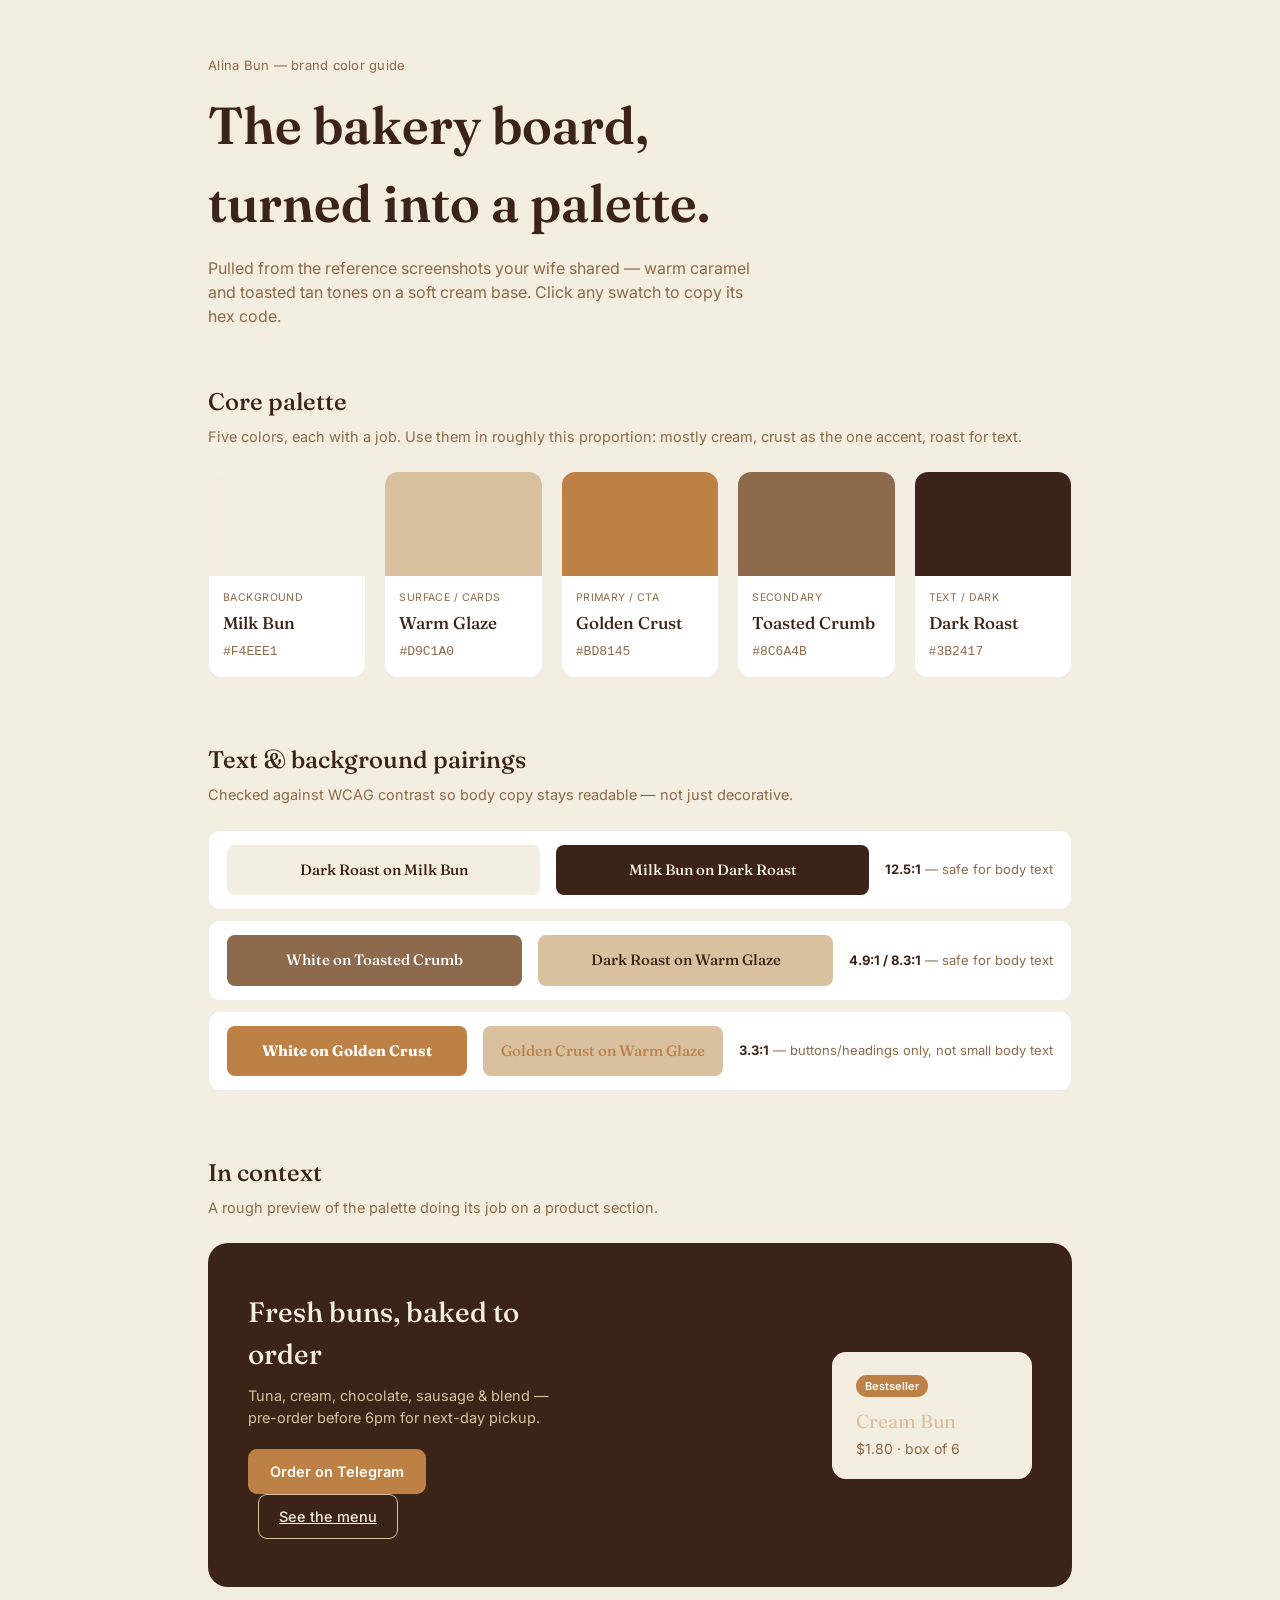
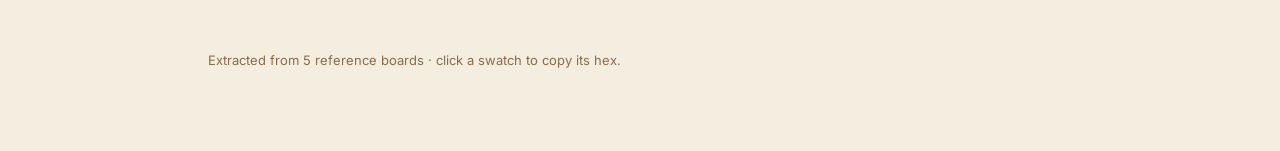
<file: brand/color-guide.html>
<!DOCTYPE html>
<html lang="en">
<head>
<meta charset="UTF-8">
<title>Alina Bun — Color Guide</title>
<link rel="preconnect" href="https://fonts.googleapis.com">
<link href="https://fonts.googleapis.com/css2?family=Fraunces:opsz,wght@9..144,400;9..144,500;9..144,600&family=Inter:wght@400;500;600&display=swap" rel="stylesheet">
<style>
  :root{
    --cream:      #F4EEE1;
    --glaze:      #D9C1A0;
    --crust:      #BD8145;
    --crumb:      #8C6A4B;
    --roast:      #3B2417;
    --white:      #FFFFFF;
  }
  *{box-sizing:border-box;}
  body{
    margin:0;
    background:var(--cream);
    color:var(--roast);
    font-family:'Inter',sans-serif;
    line-height:1.5;
  }
  .wrap{max-width:920px;margin:0 auto;padding:56px 28px 80px;}

  header{margin-bottom:56px;}
  header .eyebrow{
    font-size:13px;
    color:var(--crumb);
    letter-spacing:0.02em;
    margin:0 0 10px;
  }
  h1{
    font-family:'Fraunces',serif;
    font-optical-sizing:auto;
    font-weight:600;
    font-size:clamp(34px,5vw,52px);
    margin:0 0 14px;
    color:var(--roast);
  }
  header p{
    max-width:560px;
    color:var(--crumb);
    font-size:16px;
    margin:0;
  }

  h2{
    font-family:'Fraunces',serif;
    font-weight:500;
    font-size:24px;
    margin:0 0 6px;
    color:var(--roast);
  }
  .section-sub{color:var(--crumb);font-size:14.5px;margin:0 0 24px;}
  section{margin-bottom:64px;}

  /* Palette grid */
  .palette{
    display:grid;
    grid-template-columns:repeat(auto-fit,minmax(150px,1fr));
    gap:18px;
  }
  .swatch{
    border-radius:14px;
    overflow:hidden;
    background:var(--white);
    border:1px solid rgba(59,36,23,0.08);
    cursor:pointer;
    transition:transform .15s ease;
    position:relative;
  }
  .swatch:hover{transform:translateY(-2px);}
  .swatch .block{height:104px;}
  .swatch .info{padding:14px 14px 16px;}
  .swatch .role{
    font-size:10.5px;
    letter-spacing:.04em;
    color:var(--crumb);
    margin:0 0 4px;
  }
  .swatch .name{
    font-family:'Fraunces',serif;
    font-weight:500;
    font-size:17px;
    margin:0 0 6px;
  }
  .swatch .hex{
    font-family:ui-monospace,'SF Mono',Consolas,monospace;
    font-size:13px;
    color:var(--crumb);
    margin:0;
  }
  .copied-tag{
    position:absolute;
    top:10px;right:10px;
    background:var(--roast);
    color:var(--cream);
    font-size:11px;
    padding:3px 8px;
    border-radius:20px;
    opacity:0;
    transition:opacity .15s ease;
    pointer-events:none;
  }
  .copied-tag.show{opacity:1;}

  /* Pairing table */
  .pairs{display:flex;flex-direction:column;gap:10px;}
  .pair-row{
    display:grid;
    grid-template-columns:1fr 1fr auto;
    align-items:center;
    gap:16px;
    background:var(--white);
    border:1px solid rgba(59,36,23,0.08);
    border-radius:12px;
    padding:14px 18px;
  }
  .pair-demo{
    border-radius:8px;
    padding:14px 10px;
    text-align:center;
    font-family:'Fraunces',serif;
    font-size:15px;
    font-weight:500;
  }
  .pair-verdict{font-size:13px;color:var(--crumb);white-space:nowrap;}
  .pair-verdict b{color:var(--roast);}

  /* Preview */
  .preview{
    background:var(--roast);
    border-radius:20px;
    padding:48px 40px;
    color:var(--cream);
    display:flex;
    flex-wrap:wrap;
    gap:32px;
    align-items:center;
    justify-content:space-between;
  }
  .preview .copy{max-width:320px;}
  .preview h3{
    font-family:'Fraunces',serif;
    font-weight:500;
    font-size:28px;
    margin:0 0 10px;
    color:var(--cream);
  }
  .preview p{margin:0 0 20px;color:var(--glaze);font-size:14.5px;}
  .btn{
    display:inline-block;
    background:var(--crust);
    color:var(--white);
    font-weight:600;
    font-size:14.5px;
    padding:12px 22px;
    border-radius:9px;
    text-decoration:none;
  }
  .btn-secondary{
    display:inline-block;
    background:transparent;
    border:1.5px solid var(--glaze);
    color:var(--cream);
    font-weight:500;
    font-size:14.5px;
    padding:10.5px 20px;
    border-radius:9px;
    margin-left:10px;
  }
  .price-card{
    background:var(--cream);
    color:var(--roast);
    border-radius:14px;
    padding:20px 24px;
    min-width:200px;
  }
  .price-card .tag{
    display:inline-block;
    background:var(--crust);
    color:var(--white);
    font-size:11px;
    font-weight:600;
    padding:3px 9px;
    border-radius:20px;
    margin-bottom:10px;
  }
  .price-card .item{font-family:'Fraunces',serif;font-size:19px;margin:0 0 2px;}
  .price-card .price{color:var(--crumb);font-size:14px;margin:0;}

  footer{
    margin-top:8px;
    color:var(--crumb);
    font-size:13px;
  }
  @media (max-width:560px){
    .pair-row{grid-template-columns:1fr;text-align:center;}
    .preview{padding:36px 24px;}
  }
</style>
</head>
<body>
<div class="wrap">

  <header>
    <p class="eyebrow">Alina Bun — brand color guide</p>
    <h1>The bakery board,<br>turned into a palette.</h1>
    <p>Pulled from the reference screenshots your wife shared — warm caramel and toasted tan tones on a soft cream base. Click any swatch to copy its hex code.</p>
  </header>

  <section>
    <h2>Core palette</h2>
    <p class="section-sub">Five colors, each with a job. Use them in roughly this proportion: mostly cream, crust as the one accent, roast for text.</p>
    <div class="palette" id="palette">
      <div class="swatch" data-hex="#F4EEE1">
        <div class="block" style="background:#F4EEE1"></div>
        <div class="info">
          <p class="role">BACKGROUND</p>
          <p class="name">Milk Bun</p>
          <p class="hex">#F4EEE1</p>
        </div>
        <span class="copied-tag">Copied</span>
      </div>
      <div class="swatch" data-hex="#D9C1A0">
        <div class="block" style="background:#D9C1A0"></div>
        <div class="info">
          <p class="role">SURFACE / CARDS</p>
          <p class="name">Warm Glaze</p>
          <p class="hex">#D9C1A0</p>
        </div>
        <span class="copied-tag">Copied</span>
      </div>
      <div class="swatch" data-hex="#BD8145">
        <div class="block" style="background:#BD8145"></div>
        <div class="info">
          <p class="role">PRIMARY / CTA</p>
          <p class="name">Golden Crust</p>
          <p class="hex">#BD8145</p>
        </div>
        <span class="copied-tag">Copied</span>
      </div>
      <div class="swatch" data-hex="#8C6A4B">
        <div class="block" style="background:#8C6A4B"></div>
        <div class="info">
          <p class="role">SECONDARY</p>
          <p class="name">Toasted Crumb</p>
          <p class="hex">#8C6A4B</p>
        </div>
        <span class="copied-tag">Copied</span>
      </div>
      <div class="swatch" data-hex="#3B2417">
        <div class="block" style="background:#3B2417"></div>
        <div class="info">
          <p class="role">TEXT / DARK</p>
          <p class="name">Dark Roast</p>
          <p class="hex">#3B2417</p>
        </div>
        <span class="copied-tag">Copied</span>
      </div>
    </div>
  </section>

  <section>
    <h2>Text &amp; background pairings</h2>
    <p class="section-sub">Checked against WCAG contrast so body copy stays readable — not just decorative.</p>
    <div class="pairs">
      <div class="pair-row">
        <div class="pair-demo" style="background:#F4EEE1;color:#3B2417;">Dark Roast on Milk Bun</div>
        <div class="pair-demo" style="background:#3B2417;color:#F4EEE1;">Milk Bun on Dark Roast</div>
        <div class="pair-verdict"><b>12.5:1</b> — safe for body text</div>
      </div>
      <div class="pair-row">
        <div class="pair-demo" style="background:#8C6A4B;color:#FFFFFF;">White on Toasted Crumb</div>
        <div class="pair-demo" style="background:#D9C1A0;color:#3B2417;">Dark Roast on Warm Glaze</div>
        <div class="pair-verdict"><b>4.9:1 / 8.3:1</b> — safe for body text</div>
      </div>
      <div class="pair-row">
        <div class="pair-demo" style="background:#BD8145;color:#FFFFFF;font-weight:700;">White on Golden Crust</div>
        <div class="pair-demo" style="background:#D9C1A0;color:#BD8145;">Golden Crust on Warm Glaze</div>
        <div class="pair-verdict"><b>3.3:1</b> — buttons/headings only, not small body text</div>
      </div>
    </div>
  </section>

  <section>
    <h2>In context</h2>
    <p class="section-sub">A rough preview of the palette doing its job on a product section.</p>
    <div class="preview">
      <div class="copy">
        <h3>Fresh buns, baked to order</h3>
        <p>Tuna, cream, chocolate, sausage &amp; blend — pre-order before 6pm for next-day pickup.</p>
        <a class="btn" href="#">Order on Telegram</a>
        <a class="btn-secondary" href="#">See the menu</a>
      </div>
      <div class="price-card">
        <span class="tag">Bestseller</span>
        <p class="item">Cream Bun</p>
        <p class="price">$1.80 · box of 6</p>
      </div>
    </div>
  </section>

  <footer>Extracted from 5 reference boards · click a swatch to copy its hex.</footer>
</div>

<script>
  document.querySelectorAll('.swatch').forEach(function(el){
    el.addEventListener('click', function(){
      var hex = el.getAttribute('data-hex');
      var tag = el.querySelector('.copied-tag');
      var fallback = function(){
        var ta = document.createElement('textarea');
        ta.value = hex;
        document.body.appendChild(ta);
        ta.select();
        try{ document.execCommand('copy'); }catch(e){}
        document.body.removeChild(ta);
      };
      if(navigator.clipboard && navigator.clipboard.writeText){
        navigator.clipboard.writeText(hex).catch(fallback);
      } else {
        fallback();
      }
      tag.classList.add('show');
      setTimeout(function(){ tag.classList.remove('show'); }, 900);
    });
  });
</script>
</body>
</html>
</file>
<file: brand/tokens.css>
/* Alina Bun — brand tokens
   Single source of truth for colour, type and spacing.
   Extracted from the bakery reference boards. Copy this file
   into any alinabun.* repo; do not redefine these values locally. */

:root {
  /* ---- Core palette ---- */
  --milk-bun:      #F4EEE1;  /* background            */
  --warm-glaze:    #D9C1A0;  /* surfaces / cards      */
  --golden-crust:  #BD8145;  /* primary / CTA         */
  --toasted-crumb: #8C6A4B;  /* secondary / muted text*/
  --dark-roast:    #3B2417;  /* text / dark surfaces  */
  --white:         #FFFFFF;

  /* ---- Semantic aliases (prefer these in components) ---- */
  --bg:            var(--milk-bun);
  --bg-raised:     var(--white);
  --bg-inverse:    var(--dark-roast);
  --surface:       var(--warm-glaze);
  --text:          var(--dark-roast);
  --text-muted:    var(--toasted-crumb);
  --text-inverse:  var(--milk-bun);
  --accent:        var(--golden-crust);
  --accent-text:   var(--white);
  --border:        rgba(59, 36, 23, 0.08);
  --border-strong: rgba(59, 36, 23, 0.16);

  /* ---- Type ---- */
  --font-display: 'Fraunces', Georgia, 'Times New Roman', serif;
  --font-body:    'Inter', -apple-system, BlinkMacSystemFont, 'Segoe UI', sans-serif;
  --font-mono:    ui-monospace, 'SF Mono', Menlo, Consolas, monospace;

  /* ---- Radii & shadow ---- */
  --radius-sm:  9px;
  --radius-md:  14px;
  --radius-lg:  20px;
  --radius-pill: 999px;
  --shadow-sm: 0 1px 2px rgba(59,36,23,.06);
  --shadow-md: 0 4px 16px rgba(59,36,23,.08);
  --shadow-lg: 0 12px 32px rgba(59,36,23,.14);

  /* ---- Spacing scale ---- */
  --space-1: 4px;   --space-2: 8px;   --space-3: 12px;
  --space-4: 16px;  --space-5: 24px;  --space-6: 32px;
  --space-7: 48px;  --space-8: 64px;  --space-9: 96px;
}

/* Contrast notes — do not pair outside these:
   dark-roast on milk-bun ......... 12.5:1  body text OK
   milk-bun on dark-roast ......... 12.5:1  body text OK
   dark-roast on warm-glaze ........ 8.3:1  body text OK
   white on toasted-crumb .......... 4.9:1  body text OK
   white on golden-crust ........... 3.3:1  LARGE TEXT / BUTTONS ONLY
   golden-crust on milk-bun ........ 3.1:1  LARGE TEXT ONLY          */
</file>
<file: assets/site.css>
/* alinabun.com — mobile first.
   Colours come only from brand/tokens.css. The RGB triplets below are those same tokens,
   so they can be used at an alpha (rgba(var(--dr), .5) = --dark-roast at 50%). */

:root {
  --dr: 59, 36, 23;     /* --dark-roast */
  --mb: 244, 238, 225;  /* --milk-bun */
  --gc: 189, 129, 69;   /* --golden-crust */
  --wg: 217, 193, 160;  /* --warm-glaze */
  --gutter: clamp(20px, 5.4vw, 48px);
  --max: 1200px;
  --ease: cubic-bezier(.2, .75, .2, 1);
  --spring: cubic-bezier(.34, 1.56, .64, 1);
  --sheet: clamp(28px, 7vw, 48px); /* rounded top of the stacked sections */
}

/* ── Base ──────────────────────────────────────────────────────────── */
*, *::before, *::after { box-sizing: border-box; }
html { -webkit-text-size-adjust: 100%; scroll-behavior: smooth; scroll-padding-top: 76px; }
body {
  margin: 0;
  color: var(--text);
  font: 400 17px/1.6 var(--font-body);
  -webkit-font-smoothing: antialiased;
  text-rendering: optimizeLegibility;
  overflow-x: hidden;
  /* a whisper of dark-roast grain over milk-bun, like kraft paper */
  background-color: var(--milk-bun);
  background-image: url("data:image/svg+xml,%3Csvg xmlns='http://www.w3.org/2000/svg' width='160' height='160'%3E%3Cfilter id='n'%3E%3CfeTurbulence type='fractalNoise' baseFrequency='.85' numOctaves='2' stitchTiles='stitch'/%3E%3CfeColorMatrix values='0 0 0 0 .231 0 0 0 0 .141 0 0 0 0 .09 0 0 0 .07 0'/%3E%3C/filter%3E%3Crect width='100%25' height='100%25' filter='url(%23n)'/%3E%3C/svg%3E");
}
img, video, svg { display: block; max-width: 100%; }
picture { display: contents; }
h1, h2, h3 {
  font-family: var(--font-display);
  font-weight: 600;
  letter-spacing: -.028em;
  line-height: .95;
  margin: 0;
  text-wrap: balance;
}
p, figure { margin: 0; }
ol[role="list"] { list-style: none; margin: 0; padding: 0; }
a { color: inherit; }
em { font-style: italic; }
button { font: inherit; color: inherit; }
:focus-visible { outline: 3px solid var(--golden-crust); outline-offset: 3px; }
.wrap { max-width: var(--max); margin: 0 auto; padding: 0 var(--gutter); }
.sr-only { position: absolute; width: 1px; height: 1px; overflow: hidden; clip: rect(0 0 0 0); white-space: nowrap; }
.skip {
  position: absolute; left: 12px; top: -60px; z-index: 100;
  background: var(--dark-roast); color: var(--milk-bun);
  padding: 10px 16px; border-radius: 12px; text-decoration: none; font-weight: 600;
}
.skip:focus { top: 12px; }
[hidden] { display: none !important; }

.eyebrow {
  display: inline-flex; align-items: center; gap: 10px;
  font: 600 12.5px/1 var(--font-body); letter-spacing: .16em; text-transform: uppercase;
  color: var(--text-muted);
}
.eyebrow::before {
  content: ""; width: 7px; height: 7px; border-radius: 50%; background: var(--golden-crust);
}
.inverse .eyebrow, .eyebrow.light { color: var(--warm-glaze); }
.eyebrow.light { text-shadow: 0 1px 12px rgba(var(--dr), .6); } /* it sits on photos */

.section { padding: clamp(84px, 13vw, 156px) 0; position: relative; }
.section-head { margin-bottom: clamp(32px, 7vw, 64px); position: relative; }
.section-head h2 { margin-top: 18px; }
h2 { font-size: clamp(2.75rem, 11.5vw, 5.4rem); }
h2 em { font-weight: 500; color: var(--golden-crust); }
.inverse h2 em { color: var(--warm-glaze); }
.lede { font-size: clamp(17px, 4.5vw, 20.5px); line-height: 1.55; color: var(--text-muted); max-width: 33em; margin-top: 18px; }
.inverse .lede { color: rgba(var(--mb), .78); }

/* ── Buttons ───────────────────────────────────────────────────────── */
.btn {
  --h: 54px;
  display: inline-flex; align-items: center; justify-content: center; gap: .55em;
  height: var(--h); padding: 0 26px; border: 0; border-radius: 999px;
  font: 600 16.5px/1 var(--font-body); letter-spacing: -.005em; text-decoration: none; white-space: nowrap;
  cursor: pointer; -webkit-tap-highlight-color: transparent;
  transition: transform .35s var(--spring), box-shadow .3s var(--ease), background-color .2s, color .2s;
}
.btn:active { transform: scale(.95); }
.btn svg { width: 18px; height: 18px; transition: transform .35s var(--spring); }
.btn:hover svg { transform: translateX(4px); }
.btn-dark { background: var(--dark-roast); color: var(--milk-bun); box-shadow: 0 10px 28px -10px rgba(var(--dr), .55); }
.btn-dark:hover { box-shadow: 0 16px 34px -12px rgba(var(--dr), .65); }
.btn-light { background: var(--milk-bun); color: var(--dark-roast); box-shadow: 0 10px 30px -12px rgba(var(--dr), .6); }
.btn-ghost { color: inherit; box-shadow: inset 0 0 0 1.5px currentColor; }
.btn-ghost.light { color: var(--milk-bun); box-shadow: inset 0 0 0 1.5px rgba(var(--mb), .5); }
.btn-row { display: flex; flex-wrap: wrap; gap: 10px; }

/* ── Live status chip (filled in from the store) ───────────────────── */
.live {
  display: inline-flex; align-items: center; gap: 10px;
  padding: 10px 16px 10px 13px; border-radius: 999px;
  font-size: 15px; font-weight: 500; line-height: 1.3;
  background: rgba(var(--dr), .06); box-shadow: inset 0 0 0 1px rgba(var(--dr), .1);
}
.live.light {
  background: rgba(var(--mb), .13); box-shadow: inset 0 0 0 1px rgba(var(--mb), .24);
  -webkit-backdrop-filter: blur(12px); backdrop-filter: blur(12px);
}
.live b { font-weight: 650; font-variant-numeric: tabular-nums; }
.live { align-items: flex-start; border-radius: 22px; }
.live .dot { margin-top: 6px; }
.live-lines { display: grid; gap: 3px; }
.live-lines .sub { font-size: 13.5px; opacity: .8; }
.dot {
  flex: none; width: 9px; height: 9px; border-radius: 50%;
  background: var(--golden-crust); animation: pulse 2.2s infinite;
}
@keyframes pulse {
  0% { box-shadow: 0 0 0 0 rgba(var(--gc), .65); }
  70%, 100% { box-shadow: 0 0 0 11px rgba(var(--gc), 0); }
}

/* ── Top bar ───────────────────────────────────────────────────────── */
.nav {
  position: fixed; inset: 0 0 auto; z-index: 50;
  display: flex; align-items: center; gap: 16px;
  padding: calc(12px + env(safe-area-inset-top)) var(--gutter) 12px;
  color: var(--milk-bun);
  transition: background-color .35s var(--ease), color .35s var(--ease), box-shadow .35s var(--ease);
}
.nav.is-solid {
  color: var(--dark-roast);
  background: rgba(var(--mb), .84);
  -webkit-backdrop-filter: saturate(1.6) blur(16px); backdrop-filter: saturate(1.6) blur(16px);
  box-shadow: 0 1px 0 rgba(var(--dr), .08);
}
.brand {
  display: inline-flex; align-items: center; gap: 10px; margin-right: auto;
  font: 600 22px/1 var(--font-display); letter-spacing: -.02em; text-decoration: none;
}
.brand img { width: 30px; height: 30px; border-radius: 9px; }
.nav-links { display: none; gap: 30px; font-size: 15px; font-weight: 500; }
.nav-links a { text-decoration: none; opacity: .78; transition: opacity .2s; }
.nav-links a:hover { opacity: 1; }
.nav .btn { --h: 42px; padding: 0 20px; font-size: 15px; background: var(--milk-bun); color: var(--dark-roast); }
.nav.is-solid .btn { background: var(--dark-roast); color: var(--milk-bun); }
@media (min-width: 900px) { .nav-links { display: flex; } }

/* ── Hero ──────────────────────────────────────────────────────────── */
.hero {
  position: relative; isolation: isolate; overflow: hidden;
  min-height: 100svh;
  display: flex; flex-direction: column; justify-content: flex-end;
  background: var(--dark-roast); color: var(--milk-bun);
}
.hero-media { position: absolute; inset: 0; z-index: -2; }
.hero-media video, .hero-media img { width: 100%; height: 100%; object-fit: cover; }
.hero::after {
  content: ""; position: absolute; inset: 0; z-index: -1; pointer-events: none;
  background: linear-gradient(180deg,
    rgba(var(--dr), .5) 0%, rgba(var(--dr), 0) 15%, rgba(var(--dr), .1) 28%,
    rgba(var(--dr), .66) 46%, rgba(var(--dr), .9) 68%, rgba(var(--dr), .97) 100%);
}
.hero-copy { position: relative; padding: 0 var(--gutter) calc(34px + env(safe-area-inset-bottom)); max-width: 820px; }
.hero h1 {
  font-size: clamp(3.3rem, 16vw, 7.6rem);
  font-weight: 620; line-height: .86; letter-spacing: -.04em;
  margin: 16px 0 20px;
}
.hero h1 .line { display: block; overflow: hidden; padding-bottom: .2em; margin-bottom: -.2em; } /* room for the tail of the y */
.hero h1 .line > span { display: inline-block; animation: rise 1.1s var(--ease) both; animation-delay: calc(.15s + var(--i) * .11s); }
.hero h1 em { font-weight: 480; color: var(--warm-glaze); }
@keyframes rise { from { transform: translateY(125%); } to { transform: none; } }
.hero .lede { color: rgba(var(--mb), .86); margin: 0 0 22px; max-width: 29em; }
.hero .live { margin-bottom: 22px; }
.hero .btn-row { gap: 8px; }
.hero .btn-row .btn { padding: 0 21px; }
.hero-fade { animation: fade 1.2s var(--ease) .55s both; }
@keyframes fade { from { opacity: 0; transform: translateY(14px); } to { opacity: 1; transform: none; } }
.hero-floats { display: none; }

@media (min-width: 960px) {
  .hero {
    display: grid; grid-template-columns: minmax(0, 1.12fr) minmax(0, .88fr); align-items: center;
    gap: clamp(32px, 5vw, 80px); padding: 112px var(--gutter) 72px;
  }
  .hero::after { display: none; }
  .hero-copy { padding: 0; justify-self: end; order: 1; }
  .hero h1 { font-size: clamp(4.5rem, 8.6vw, 8.4rem); }
  .hero-media {
    position: relative; inset: auto; z-index: 0; order: 2; justify-self: center;
    height: min(82vh, 880px); aspect-ratio: 9 / 16;
    border-radius: 40px; overflow: hidden;
    box-shadow: 0 0 0 1px rgba(var(--mb), .14), 0 50px 90px -40px rgba(var(--gc), .55);
  }
  .hero-floats { display: block; position: absolute; inset: 0; z-index: 1; pointer-events: none; }
  .hero-floats img { position: absolute; width: clamp(130px, 12vw, 200px); height: auto; filter: drop-shadow(0 26px 24px rgba(var(--dr), .55)); animation: float 7s ease-in-out infinite; }
  .hero-floats .f1 { left: calc(56% - 70px); top: 18%; animation-delay: -2s; }
  .hero-floats .f2 { right: 3vw; bottom: 12%; width: clamp(110px, 10vw, 170px); animation-delay: -4.5s; }
}
@keyframes float {
  0%, 100% { transform: translateY(0) rotate(-4deg); }
  50% { transform: translateY(-16px) rotate(5deg); }
}

.scroll-cue {
  position: absolute; left: 50%; bottom: calc(10px + env(safe-area-inset-bottom)); translate: -50% 0;
  width: 26px; height: 42px; border-radius: 20px; box-shadow: inset 0 0 0 1.5px rgba(var(--mb), .5);
  display: none;
}
.scroll-cue::after {
  content: ""; position: absolute; left: 50%; top: 9px; width: 4px; height: 8px; margin-left: -2px;
  border-radius: 2px; background: var(--milk-bun); animation: cue 1.8s var(--ease) infinite;
}
@keyframes cue { from { transform: none; opacity: 1; } to { transform: translateY(14px); opacity: 0; } }
@media (min-width: 960px) { .scroll-cue { display: block; } }

/* ── Marquee band ──────────────────────────────────────────────────── */
.band { background: var(--golden-crust); color: var(--dark-roast); overflow: hidden; padding: 16px 0; }
.band-track { display: flex; width: max-content; animation: marquee 32s linear infinite; }
.band-track span {
  display: inline-flex; align-items: center; gap: 22px; padding-right: 22px;
  font: 600 clamp(22px, 6vw, 34px)/1 var(--font-display); letter-spacing: -.02em; white-space: nowrap;
}
.band-track span::after { content: "✺"; font-size: .7em; opacity: .7; }
@keyframes marquee { to { transform: translateX(-50%); } }

/* ── Meet the buns ─────────────────────────────────────────────────── */
.badge {
  position: absolute; right: -4px; top: clamp(-70px, -14vw, -40px); width: clamp(88px, 24vw, 132px); aspect-ratio: 1;
  color: var(--toasted-crumb); animation: spin 22s linear infinite;
}
.badge text { font: 600 10.6px var(--font-body); letter-spacing: .2em; text-transform: uppercase; fill: currentColor; }
@keyframes spin { to { rotate: 360deg; } }

.bun-list { display: grid; gap: 18px; }
@media (min-width: 720px) { .bun-list { grid-template-columns: repeat(2, minmax(0, 1fr)); gap: 22px; } }
@media (min-width: 1180px) { .bun-list { grid-template-columns: repeat(4, minmax(0, 1fr)); } }

.bun {
  position: relative; display: flex; flex-direction: column; container-type: inline-size;
  padding: 18px 20px 22px; border-radius: 34px;
  background: var(--white);
  box-shadow: 0 1px 0 rgba(var(--dr), .04), 0 30px 60px -36px rgba(var(--dr), .45);
}
.bun[data-tone="glaze"] { background: var(--warm-glaze); }
.bun[data-tone="dark"] { background: var(--dark-roast); color: var(--milk-bun); }
.bun-stage { position: relative; aspect-ratio: 1; display: grid; place-items: center; margin: 0 -2px 6px; }
.plate {
  position: absolute; inset: 6%; border-radius: 50%;
  background:
    radial-gradient(circle at 50% 42%, var(--white) 0 55%, rgba(var(--wg), .55) 62%, var(--white) 66.5%, var(--white) 69%, rgba(var(--wg), .9) 70.5%, var(--white) 72%);
  box-shadow: 0 34px 44px -30px rgba(var(--dr), .55), inset 0 -14px 26px rgba(var(--dr), .07);
}
.bun-touch {
  position: relative; z-index: 1; width: 70%; aspect-ratio: 1; padding: 0; border: 0; background: none;
  cursor: pointer; -webkit-tap-highlight-color: transparent; touch-action: manipulation; border-radius: 50%;
}
.bun-touch::before { /* contact shadow under the bun */
  content: ""; position: absolute; left: 12%; right: 12%; bottom: 3%; height: 22%;
  background: radial-gradient(ellipse at center, rgba(var(--dr), .5), rgba(var(--dr), 0) 70%);
  filter: blur(6px); transition: transform .14s ease-out;
}
.bun-spin { display: block; position: relative; transform: rotate(var(--spin, 0deg)); }
.bun-squish { display: block; transform-origin: 50% 88%; }
.bun-squish img { width: 100%; height: auto; }
.bun-touch.is-pressed .bun-squish { transform: scale(1.08, .86); transition: transform .12s ease-out; }
.bun-touch.is-pressed::before { transform: scaleX(1.18); }
.bun-squish.is-bouncing { animation: boing .75s var(--spring); }
@keyframes boing {
  0% { transform: scale(1.08, .86); }
  30% { transform: scale(.94, 1.08); }
  55% { transform: scale(1.03, .97); }
  78% { transform: scale(.99, 1.01); }
  100% { transform: none; }
}
.bun-photo { /* buns without a cut-out: their real photo, round like a plate */
  position: relative; z-index: 1; width: 76%; aspect-ratio: 1; border-radius: 50%; overflow: hidden;
  box-shadow: 0 0 0 7px var(--white), 0 30px 40px -24px rgba(var(--dr), .6);
}
.bun-photo img { width: 100%; height: 100%; object-fit: cover; }
.tap-hint {
  position: absolute; z-index: 2; left: 2%; top: 4%;
  font: italic 500 19px/1 var(--font-display); color: var(--text-muted);
  display: flex; align-items: flex-end; gap: 4px; rotate: -8deg; transition: opacity .4s;
}
.tap-hint svg { width: 34px; height: 34px; translate: 0 8px; }
.tap-hint.is-gone { opacity: 0; }
.bun h3 { font-size: clamp(2rem, min(13vw, 22cqi), 3.9rem); letter-spacing: -.035em; overflow-wrap: break-word; } /* "Chocolate" is 4.3em wide */
.bun-desc { margin-top: 10px; color: var(--text-muted); font-size: 16px; line-height: 1.5; }
.bun[data-tone="dark"] .bun-desc { color: rgba(var(--mb), .75); }
.bun[data-tone="glaze"] .bun-desc { color: var(--dark-roast); }
.bun-meta { display: flex; flex-wrap: wrap; gap: 8px; margin-top: 14px; }
.chip {
  display: inline-flex; align-items: center; gap: 7px; height: 32px; padding: 0 13px; border-radius: 999px;
  font-size: 14px; font-weight: 600; font-variant-numeric: tabular-nums; background: rgba(var(--dr), .07);
}
.bun[data-tone="dark"] .chip { background: rgba(var(--mb), .12); }
.chip.is-hot { background: var(--golden-crust); color: var(--white); }
.bun-photos { display: grid; grid-template-columns: 1fr 1fr; gap: 8px; margin-top: auto; padding-top: 18px; }

/* ── Zoomable photos (any photo opens full screen) ─────────────────── */
.zoom {
  display: block; width: 100%; padding: 0; border: 0; background: none; cursor: zoom-in;
  border-radius: 18px; overflow: hidden; position: relative; -webkit-tap-highlight-color: transparent;
}
.zoom img { width: 100%; height: 100%; object-fit: cover; transition: transform .9s var(--ease), filter .4s; }
.zoom:hover img { transform: scale(1.045); }
.zoom:active img { filter: brightness(.92); }
.ar-45 { aspect-ratio: 4 / 5; }
.ar-34 { aspect-ratio: 3 / 4; }
.ar-11 { aspect-ratio: 1; }

/* ── Feature photo (chocolate) ─────────────────────────────────────── */
/* Phones: the photo keeps its shape and fades into the words below it. Wide screens: words beside the bun, over a fade. */
.feature {
  position: relative; isolation: isolate; overflow: hidden; padding-top: 80vw;
  color: var(--milk-bun); background: var(--dark-roast);
}
.feature .zoom { position: absolute; inset: -5vw 0 auto; height: 102vw; border-radius: 0; z-index: -2; cursor: zoom-in; }
.feature .zoom img { height: 100%; transform: translateY(var(--parallax, 0)); transition: none; }
.feature::after {
  content: ""; position: absolute; inset: 0; z-index: -1; pointer-events: none;
  background: linear-gradient(180deg, rgba(var(--dr), 0) 56vw, rgba(var(--dr), .9) 84vw, var(--dark-roast) 96vw);
}
.feature-copy { padding: var(--gutter) var(--gutter) clamp(40px, 9vw, 96px); max-width: 900px; pointer-events: none; }
.feature h2 { font-size: clamp(3.4rem, 16vw, 9rem); line-height: .86; }
.feature h2 em { color: var(--warm-glaze); font-weight: 480; }
.feature p { margin-top: 16px; font-size: clamp(17px, 4.5vw, 20px); color: rgba(var(--mb), .85); max-width: 26em; }
@media (min-width: 960px) {
  .feature { padding-top: 0; min-height: min(112vw, 92svh); display: flex; align-items: flex-end; }
  .feature .zoom { inset: -8% 0; height: auto; }
  .feature::after { background: linear-gradient(90deg, rgba(var(--dr), .94) 0%, rgba(var(--dr), .72) 30%, rgba(var(--dr), 0) 58%); }
  .feature-copy { max-width: 48%; }
  .feature h2 { font-size: clamp(4rem, 7.4vw, 8rem); }
}

/* ── Dark "sheet" sections that stack over the previous one ─────────── */
.sheet { border-radius: var(--sheet) var(--sheet) 0 0; margin-top: calc(var(--sheet) * -1); position: relative; z-index: 1; }
.inverse { background: var(--dark-roast); color: var(--milk-bun); }

/* ── Kitchen steps ─────────────────────────────────────────────────── */
.steps { display: grid; gap: clamp(56px, 12vw, 120px); }
.step { display: grid; gap: 22px; align-items: center; }
.step-media { position: relative; }
.step-media > .zoom, .step-media > .clip { aspect-ratio: 4 / 5; border-radius: 30px; }
.clip { overflow: hidden; position: relative; background: rgba(var(--mb), .06); }
.clip video { width: 100%; height: 100%; object-fit: cover; }
.step-media .polaroid {
  position: absolute; right: -6px; bottom: -26px; width: 42%;
  padding: 7px 7px 26px; background: var(--milk-bun); border-radius: 10px; rotate: 5deg;
  box-shadow: 0 24px 40px -18px rgba(var(--dr), .8);
}
.step-media .polaroid .zoom { border-radius: 5px; aspect-ratio: 1; }
.step-num { font: italic 480 clamp(3.2rem, 13vw, 5.4rem)/1 var(--font-display); color: var(--golden-crust); letter-spacing: -.04em; }
.step h3 { font-size: clamp(2.2rem, 9.5vw, 3.6rem); margin-top: 8px; }
.step p { margin-top: 12px; color: rgba(var(--mb), .78); font-size: 17.5px; max-width: 28em; }
@media (min-width: 900px) {
  .step { grid-template-columns: 1fr 1fr; gap: clamp(40px, 7vw, 110px); }
  .step:nth-child(even) .step-media { order: 2; }
  .step-media { max-width: 520px; width: 100%; justify-self: center; }
}

/* ── Horizontal photo rails ────────────────────────────────────────── */
.rail {
  display: grid; grid-auto-flow: column; grid-auto-columns: 74%; gap: 12px;
  overflow-x: auto; overscroll-behavior-x: contain; scroll-snap-type: x mandatory;
  padding: 4px var(--gutter) 6px; scroll-padding: 0 var(--gutter);
  scrollbar-width: none; -webkit-overflow-scrolling: touch;
}
.rail::-webkit-scrollbar { display: none; }
.rail > * { scroll-snap-align: start; }
.rail .zoom { border-radius: 26px; }
.rail figcaption { font-size: 14px; color: var(--text-muted); margin: 10px 4px 0; }
.inverse .rail figcaption { color: rgba(var(--mb), .65); }
@media (min-width: 720px) { .rail { grid-auto-columns: 40%; } }
@media (min-width: 1100px) { .rail { grid-auto-columns: calc((min(100vw, 1400px) - 2 * var(--gutter) - 36px) / 4); } }
.rail-bar { height: 3px; margin: 18px var(--gutter) 0; border-radius: 3px; background: rgba(var(--dr), .1); overflow: hidden; max-width: 320px; }
.inverse .rail-bar { background: rgba(var(--mb), .16); }
.rail-bar span { display: block; height: 100%; width: var(--w, 25%); border-radius: inherit; background: var(--golden-crust); transform: translateX(var(--x, 0)); }

/* ── Boxes ─────────────────────────────────────────────────────────── */
.boxes-top { display: grid; gap: 28px; align-items: end; margin-bottom: clamp(28px, 6vw, 56px); }
.boxes-lead { aspect-ratio: 4 / 5; border-radius: 34px; }
.label-quote {
  font: italic 480 clamp(2rem, 8.5vw, 3.4rem)/1.02 var(--font-display); letter-spacing: -.03em;
  margin-top: 26px; padding-left: 18px; border-left: 3px solid var(--golden-crust); max-width: 13em;
}
@media (min-width: 900px) {
  .boxes-top { grid-template-columns: 1fr 1fr; gap: clamp(40px, 7vw, 110px); }
  .boxes-lead { max-width: 520px; width: 100%; justify-self: end; }
}

/* ── Islands ───────────────────────────────────────────────────────── */
.islands-hero {
  position: relative; isolation: isolate; overflow: hidden; min-height: 100svh;
  display: flex; align-items: flex-end; color: var(--milk-bun);
  border-radius: var(--sheet) var(--sheet) 0 0;
}
.islands-hero video, .islands-hero > img { position: absolute; inset: 0; z-index: -2; width: 100%; height: 100%; object-fit: cover; }
.islands-hero::after {
  content: ""; position: absolute; inset: 0; z-index: -1; pointer-events: none;
  background: linear-gradient(180deg, rgba(var(--dr), .3) 0%, rgba(var(--dr), 0) 18%, rgba(var(--dr), .12) 32%, rgba(var(--dr), .66) 50%, rgba(var(--dr), .9) 70%, rgba(var(--dr), .96) 100%);
}
.islands-copy { padding: 0 var(--gutter) clamp(44px, 10vw, 100px); max-width: 860px; }
.islands-copy h2 { font-size: clamp(3.2rem, 15vw, 8rem); line-height: .86; margin-top: 18px; }
.islands-copy h2 em { color: var(--warm-glaze); font-weight: 480; }
.boat-note {
  display: flex; gap: 14px; align-items: flex-start; margin-top: clamp(26px, 3.2vw, 44px); max-width: 34em;
  padding: 16px 18px; border-radius: 22px;
  background: rgba(var(--mb), .14); box-shadow: inset 0 0 0 1px rgba(var(--mb), .24);
  -webkit-backdrop-filter: blur(14px); backdrop-filter: blur(14px);
}
.boat-note svg { flex: none; width: 42px; height: 42px; color: var(--warm-glaze); }
.boat-note p { font-size: 16.5px; line-height: 1.5; color: rgba(var(--mb), .92); }
.boat-note b { color: var(--milk-bun); }
.boat-svg .hull { animation: bob 3.2s ease-in-out infinite; transform-origin: 50% 70%; }
.boat-svg .wave { animation: drift 3.2s linear infinite; }
@keyframes bob { 0%, 100% { transform: translateY(0) rotate(-3deg); } 50% { transform: translateY(-2px) rotate(3deg); } }
@keyframes drift { to { transform: translateX(-12px); } }
.islands-more { padding: clamp(40px, 9vw, 80px) 0 clamp(84px, 13vw, 156px); }
/* Wide screens: the portrait beach video framed beside the words, like the hero. */
@media (min-width: 960px) {
  .islands-hero {
    min-height: 0; display: grid; grid-template-columns: minmax(0, .88fr) minmax(0, 1.12fr); align-items: center;
    gap: clamp(32px, 5vw, 80px); padding: clamp(72px, 8vw, 112px) var(--gutter) 0;
  }
  .islands-hero::after { display: none; }
  .islands-hero video {
    position: relative; inset: auto; z-index: 0; justify-self: center;
    width: auto; height: min(82vh, 800px); aspect-ratio: 9 / 16; border-radius: 40px;
    box-shadow: 0 0 0 1px rgba(var(--mb), .14), 0 50px 90px -40px rgba(var(--gc), .55);
  }
  .islands-copy { padding: 0; }
}

/* ── How to order ──────────────────────────────────────────────────── */
.order-steps { display: grid; gap: 12px; counter-reset: o; }
@media (min-width: 900px) { .order-steps { grid-template-columns: repeat(2, minmax(0, 1fr)); gap: 16px; } }
.order-step {
  display: grid; grid-template-columns: 60px minmax(0, 1fr); gap: 18px; align-items: start;
  padding: 22px 22px 24px; border-radius: 28px; background: var(--white);
  box-shadow: 0 1px 0 rgba(var(--dr), .04), 0 24px 48px -34px rgba(var(--dr), .4);
}
.order-step .icon {
  width: 60px; height: 60px; border-radius: 20px; display: grid; place-items: center;
  background: var(--milk-bun); color: var(--dark-roast);
}
.order-step .icon svg { width: 30px; height: 30px; }
.order-step h3 { font-size: clamp(1.6rem, 6.4vw, 2rem); line-height: 1.05; letter-spacing: -.02em; margin-top: 4px; }
.order-step h3::before { counter-increment: o; content: counter(o) ". "; color: var(--golden-crust); }
.order-step p { margin-top: 8px; color: var(--text-muted); font-size: 16.5px; line-height: 1.5; }
.order-step p b { color: var(--text); }
.order-cta { margin-top: clamp(28px, 6vw, 44px); display: flex; flex-wrap: wrap; align-items: center; gap: 16px 22px; }

/* ── Gallery wall ──────────────────────────────────────────────────── */
.wall { columns: 2; column-gap: 10px; }
.wall .zoom { margin-bottom: 10px; break-inside: avoid; }
@media (min-width: 720px) { .wall { columns: 3; column-gap: 14px; } .wall .zoom { margin-bottom: 14px; } }
@media (min-width: 1100px) { .wall { columns: 4; } }

/* ── Last call ─────────────────────────────────────────────────────── */
.cta {
  background: var(--golden-crust); color: var(--dark-roast); text-align: center;
  padding: clamp(96px, 16vw, 180px) var(--gutter) clamp(84px, 13vw, 150px);
}
.cta h2 { font-size: clamp(4.4rem, 25vw, 12rem); color: var(--white); line-height: .85; letter-spacing: -.05em; padding-bottom: .19em; } /* the g and y hang below */
.cta h2 em { color: var(--white); }
.cta p { margin: 14px auto 30px; max-width: 26em; font-size: clamp(17px, 4.6vw, 21px); font-weight: 500; }
.cta .btn-row { justify-content: center; }
.cta .btn-ghost { color: var(--dark-roast); }

/* ── Footer ────────────────────────────────────────────────────────── */
.footer { background: var(--dark-roast); color: var(--warm-glaze); padding: 44px 0 calc(44px + env(safe-area-inset-bottom)); font-size: 15px; }
.footer .wrap { display: grid; gap: 22px; }
.footer .brand { color: var(--milk-bun); }
.footer nav { display: flex; flex-wrap: wrap; gap: 10px 22px; }
.footer a { text-decoration: none; }
.footer a:hover { color: var(--milk-bun); }
@media (min-width: 900px) { .footer .wrap { grid-template-columns: auto 1fr auto; align-items: center; } .footer nav { justify-content: center; } }

/* ── Order dock (phones) ───────────────────────────────────────────── */
.dock {
  position: fixed; left: 10px; right: 10px; bottom: calc(10px + env(safe-area-inset-bottom)); z-index: 60;
  display: flex; align-items: center; gap: 12px; padding: 7px 7px 7px 18px; border-radius: 999px;
  background: rgba(var(--dr), .93); color: var(--milk-bun);
  -webkit-backdrop-filter: blur(14px); backdrop-filter: blur(14px);
  box-shadow: 0 20px 44px -16px rgba(var(--dr), .7);
  transform: translateY(150%); transition: transform .55s var(--spring);
}
.dock.is-on { transform: none; }
.dock-text { flex: 1; min-width: 0; font-size: 14px; line-height: 1.25; }
.dock-text b { display: block; font-size: 15px; font-weight: 650; }
.dock-text span { opacity: .78; font-variant-numeric: tabular-nums; }
.dock .btn { --h: 46px; padding: 0 22px; background: var(--milk-bun); color: var(--dark-roast); flex: none; }
@media (min-width: 900px) { .dock { left: auto; right: 24px; bottom: 24px; max-width: 440px; } }

/* ── Lightbox ──────────────────────────────────────────────────────── */
.lightbox {
  width: 100vw; height: 100dvh; max-width: none; max-height: none; margin: 0; padding: 0; border: 0;
  background: rgba(var(--dr), .97); color: var(--milk-bun); overflow: hidden;
}
.lightbox::backdrop { background: rgba(var(--dr), .6); }
.lb-track { display: flex; height: 100%; overflow-x: auto; scroll-snap-type: x mandatory; scrollbar-width: none; overscroll-behavior: contain; }
.lb-track::-webkit-scrollbar { display: none; }
.lb-slide { flex: 0 0 100%; height: 100%; margin: 0; scroll-snap-align: center; display: flex; flex-direction: column; align-items: center; justify-content: center; gap: 14px; padding: calc(64px + env(safe-area-inset-top)) 14px calc(70px + env(safe-area-inset-bottom)); }
.lb-slide img { max-width: 100%; max-height: 100%; min-height: 0; flex: 0 1 auto; object-fit: contain; border-radius: 14px; }
.lb-slide figcaption { font-size: 14.5px; color: rgba(var(--mb), .72); text-align: center; max-width: 32em; }
.lb-close, .lb-nav {
  position: absolute; z-index: 2; width: 48px; height: 48px; border: 0; border-radius: 50%; cursor: pointer;
  display: grid; place-items: center; background: rgba(var(--mb), .14); color: var(--milk-bun);
}
.lb-close { top: calc(12px + env(safe-area-inset-top)); right: 12px; }
.lb-close svg, .lb-nav svg { width: 22px; height: 22px; }
.lb-nav { top: 50%; translate: 0 -50%; display: none; }
.lb-prev { left: 16px; }
.lb-next { right: 16px; }
@media (hover: hover) and (min-width: 900px) { .lb-nav { display: grid; } }
.lb-count { position: absolute; left: 50%; bottom: calc(18px + env(safe-area-inset-bottom)); translate: -50% 0; font-size: 14px; font-variant-numeric: tabular-nums; color: rgba(var(--mb), .72); }

/* ── Reveal on scroll (only when JS runs) ──────────────────────────── */
.js .reveal { opacity: 0; transform: translateY(30px); transition: opacity .9s var(--ease), transform .9s var(--ease); transition-delay: calc(var(--d, 0) * 90ms); }
.js .reveal.is-in { opacity: 1; transform: none; }

@media (prefers-reduced-motion: reduce) {
  *, *::before, *::after { animation-duration: .001ms !important; animation-iteration-count: 1 !important; transition-duration: .001ms !important; }
  html { scroll-behavior: auto; }
  .js .reveal { opacity: 1; transform: none; }
  .bun-spin { transform: none; }
}
</file>
